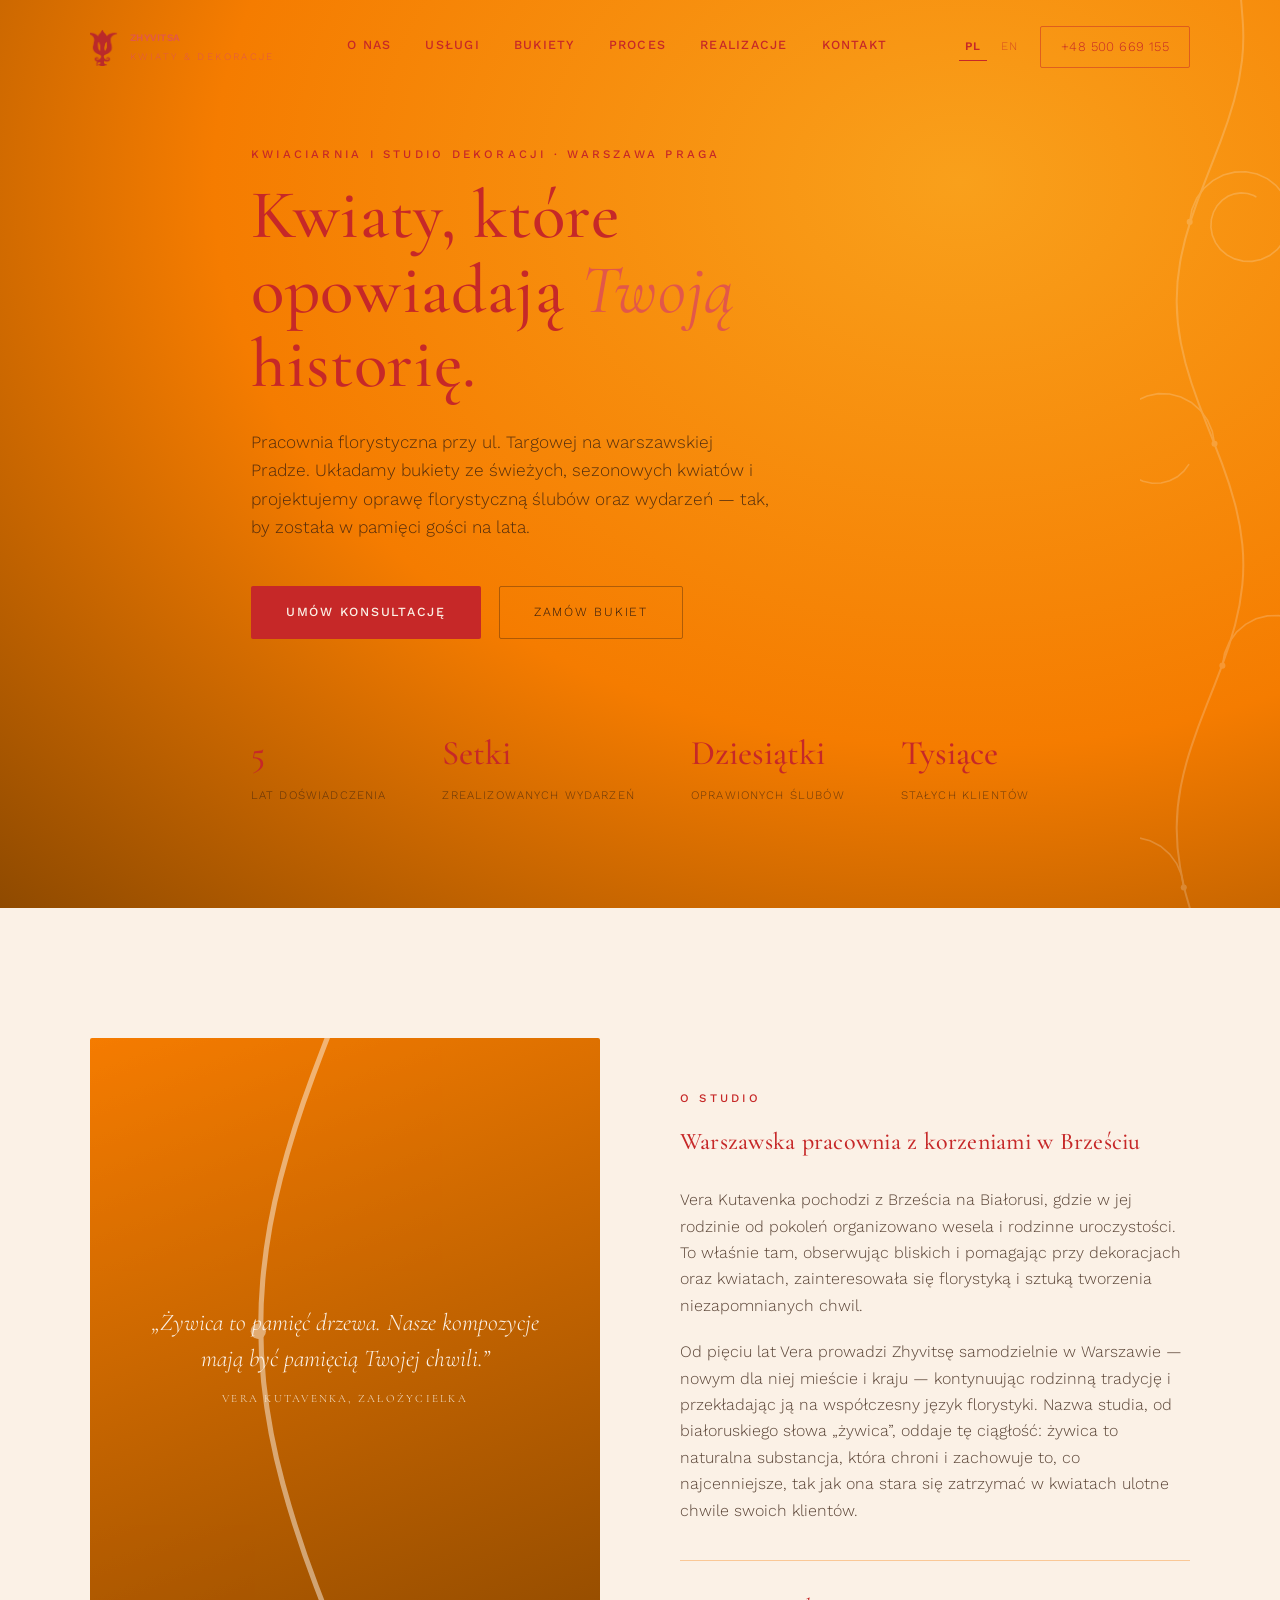
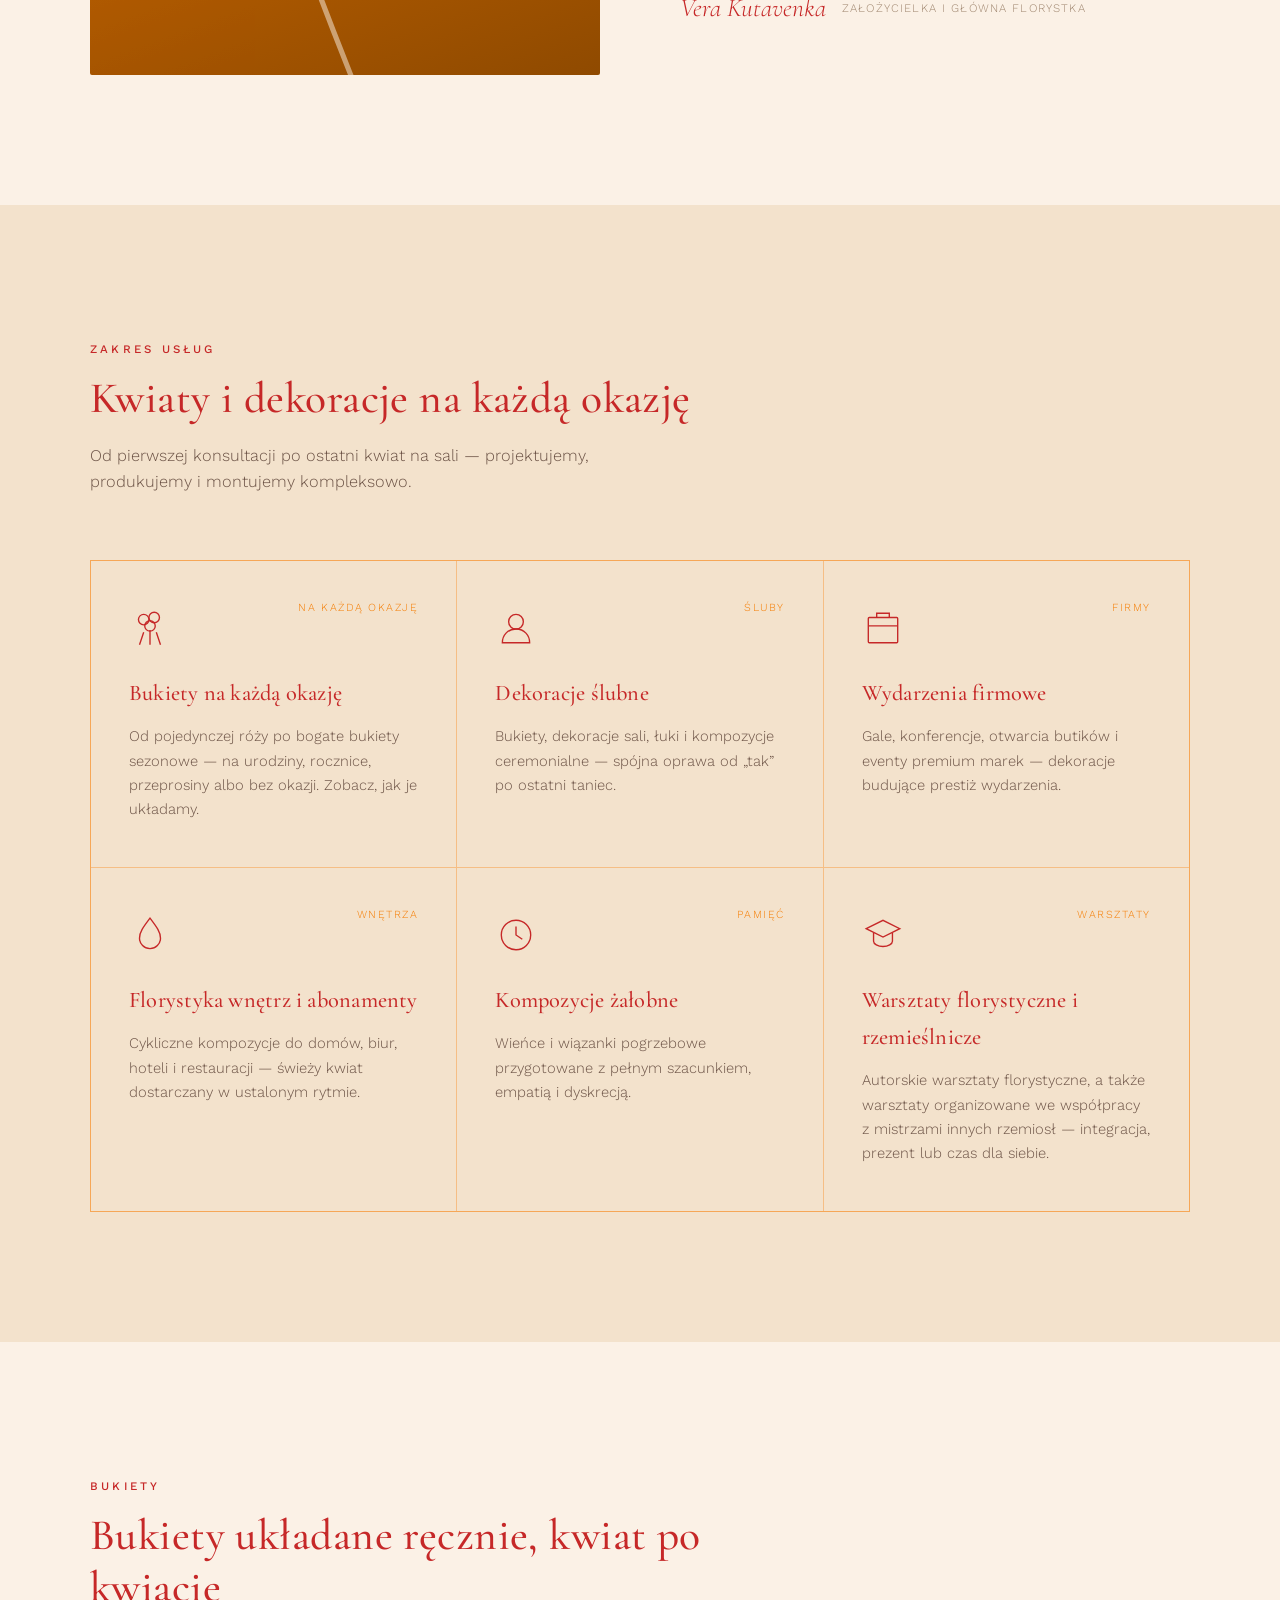
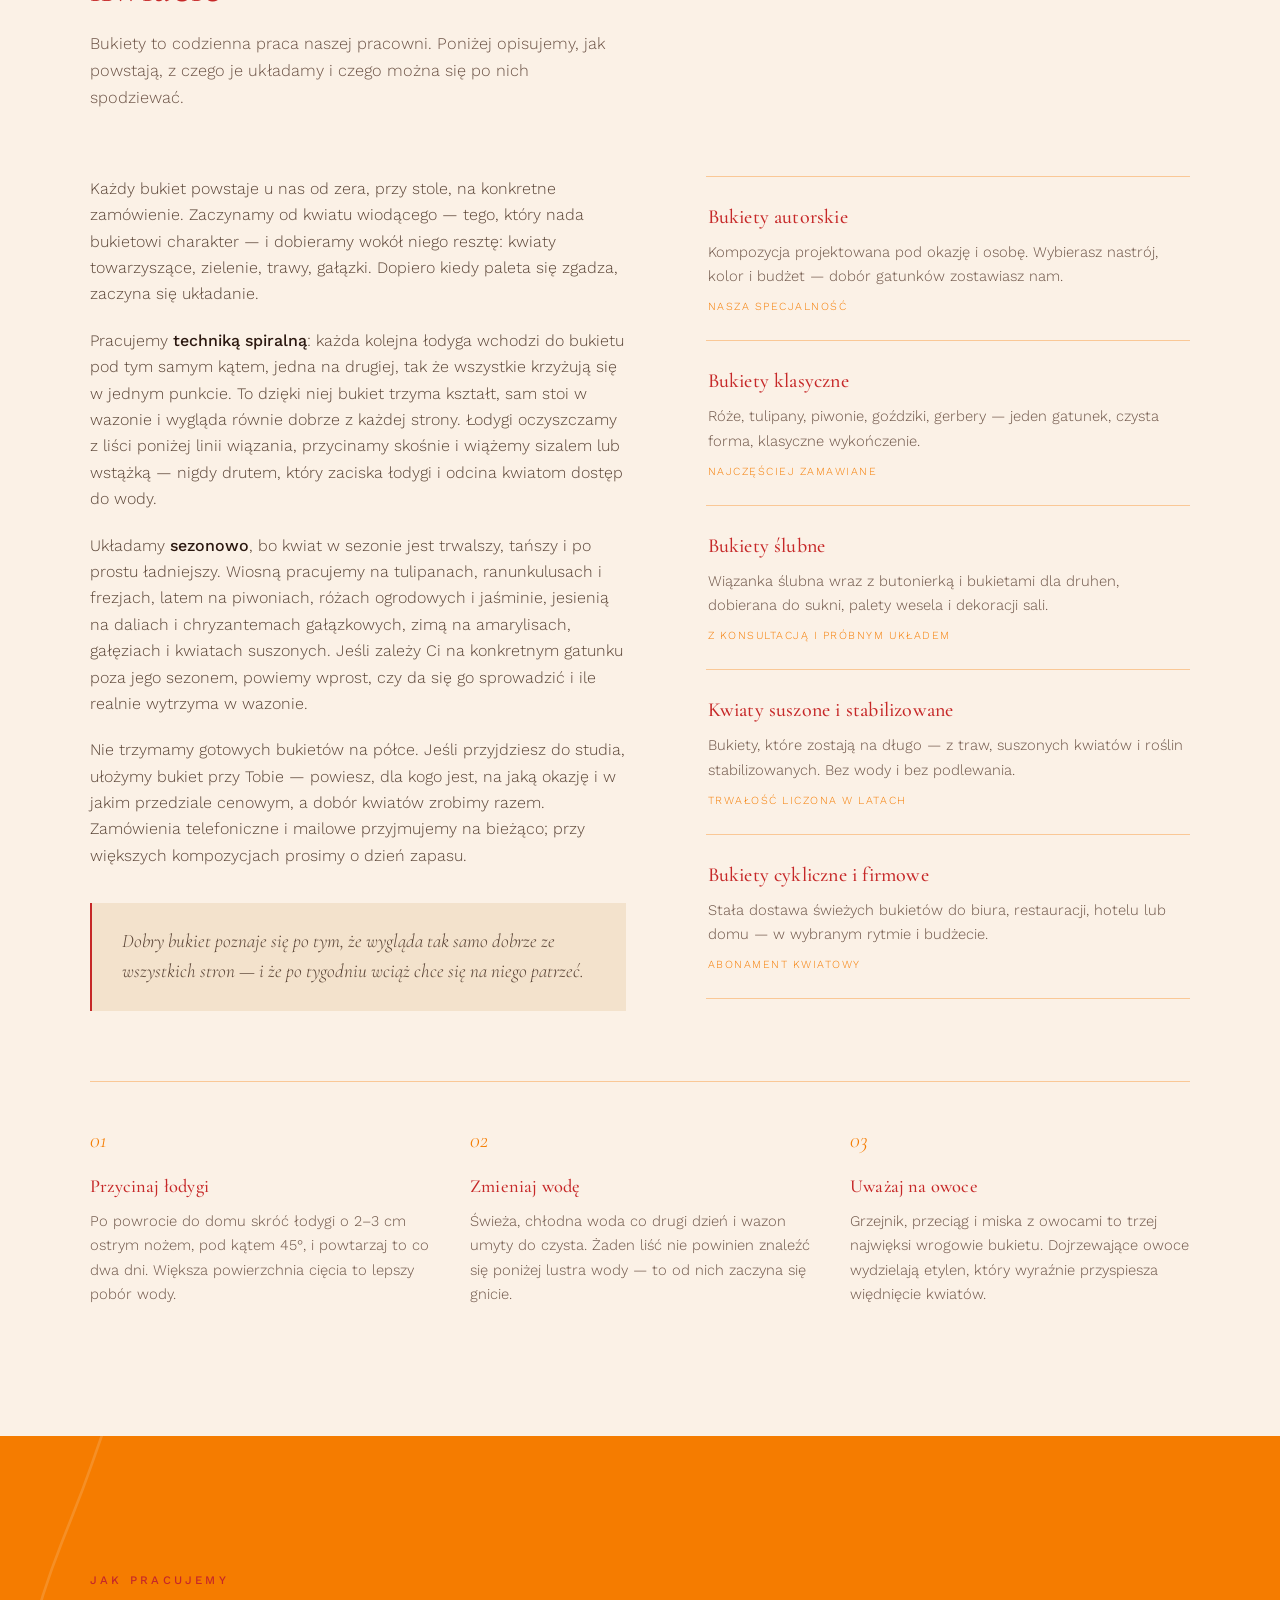
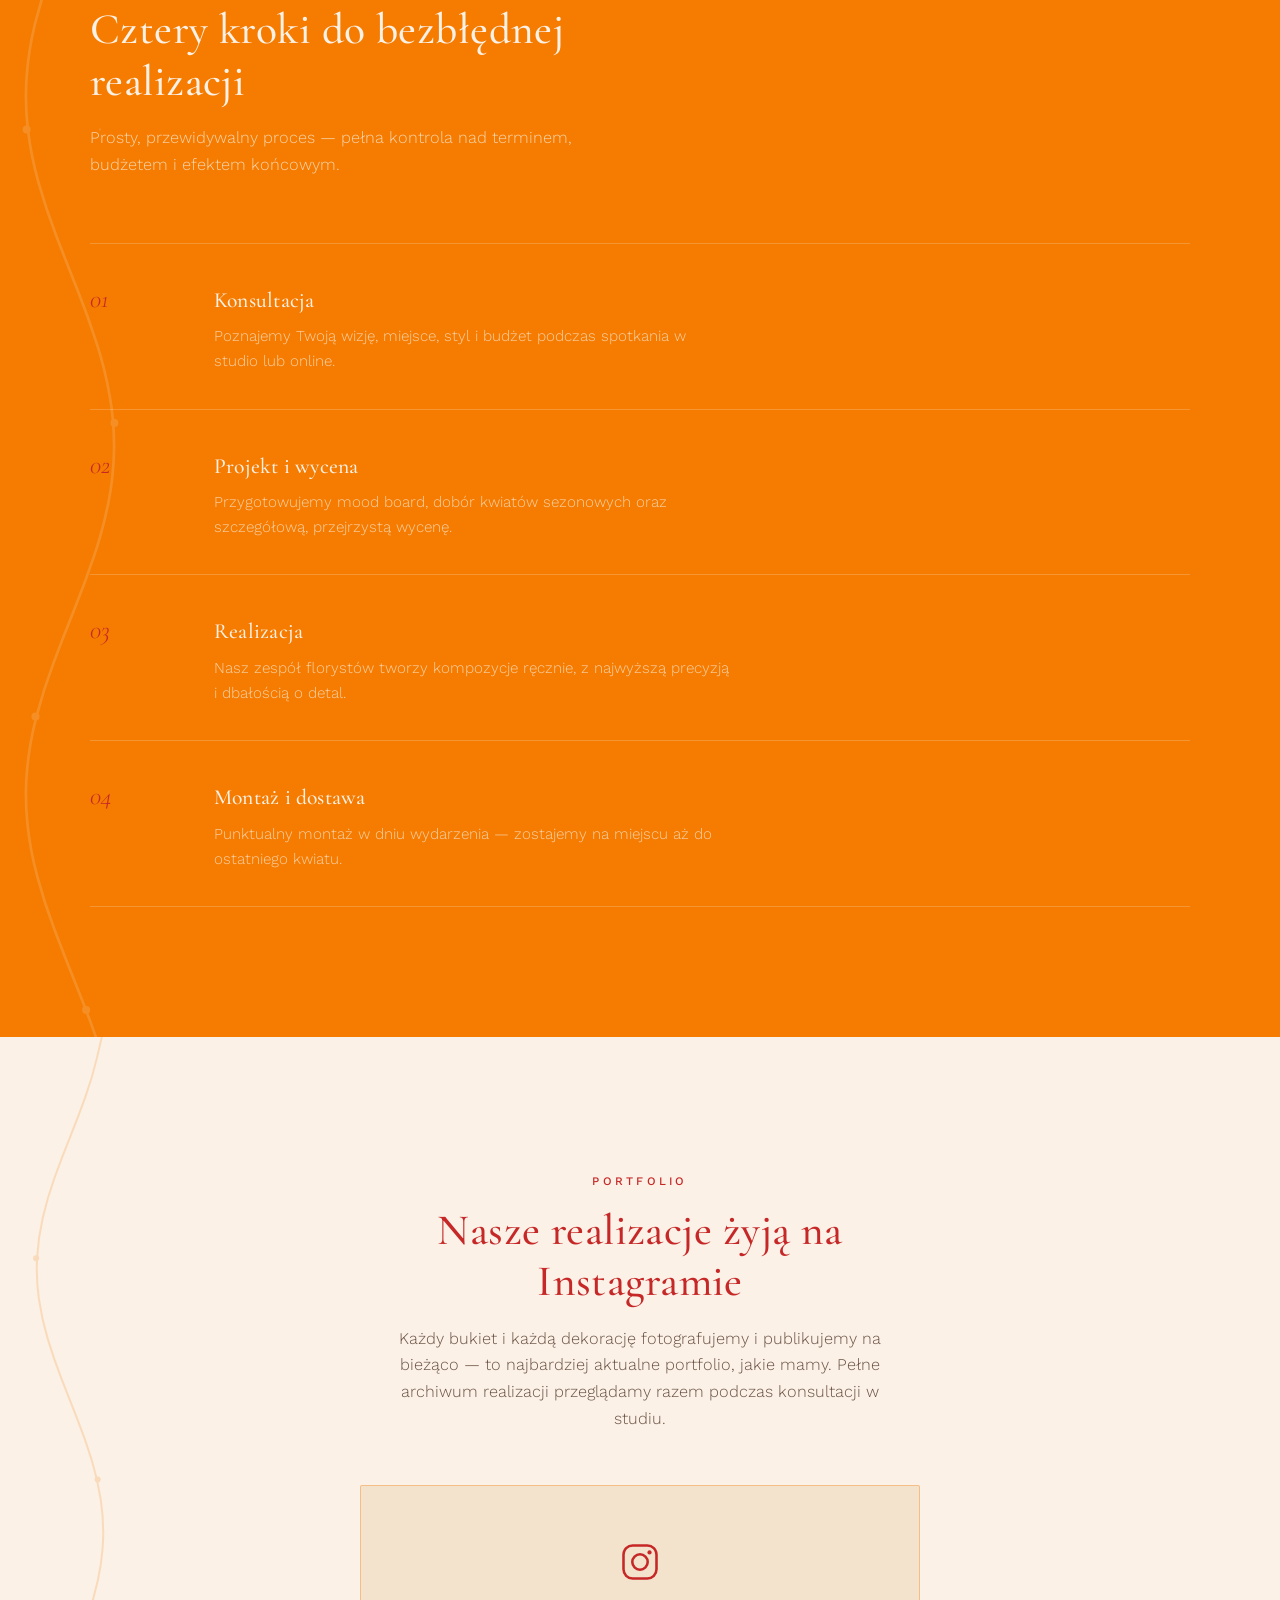
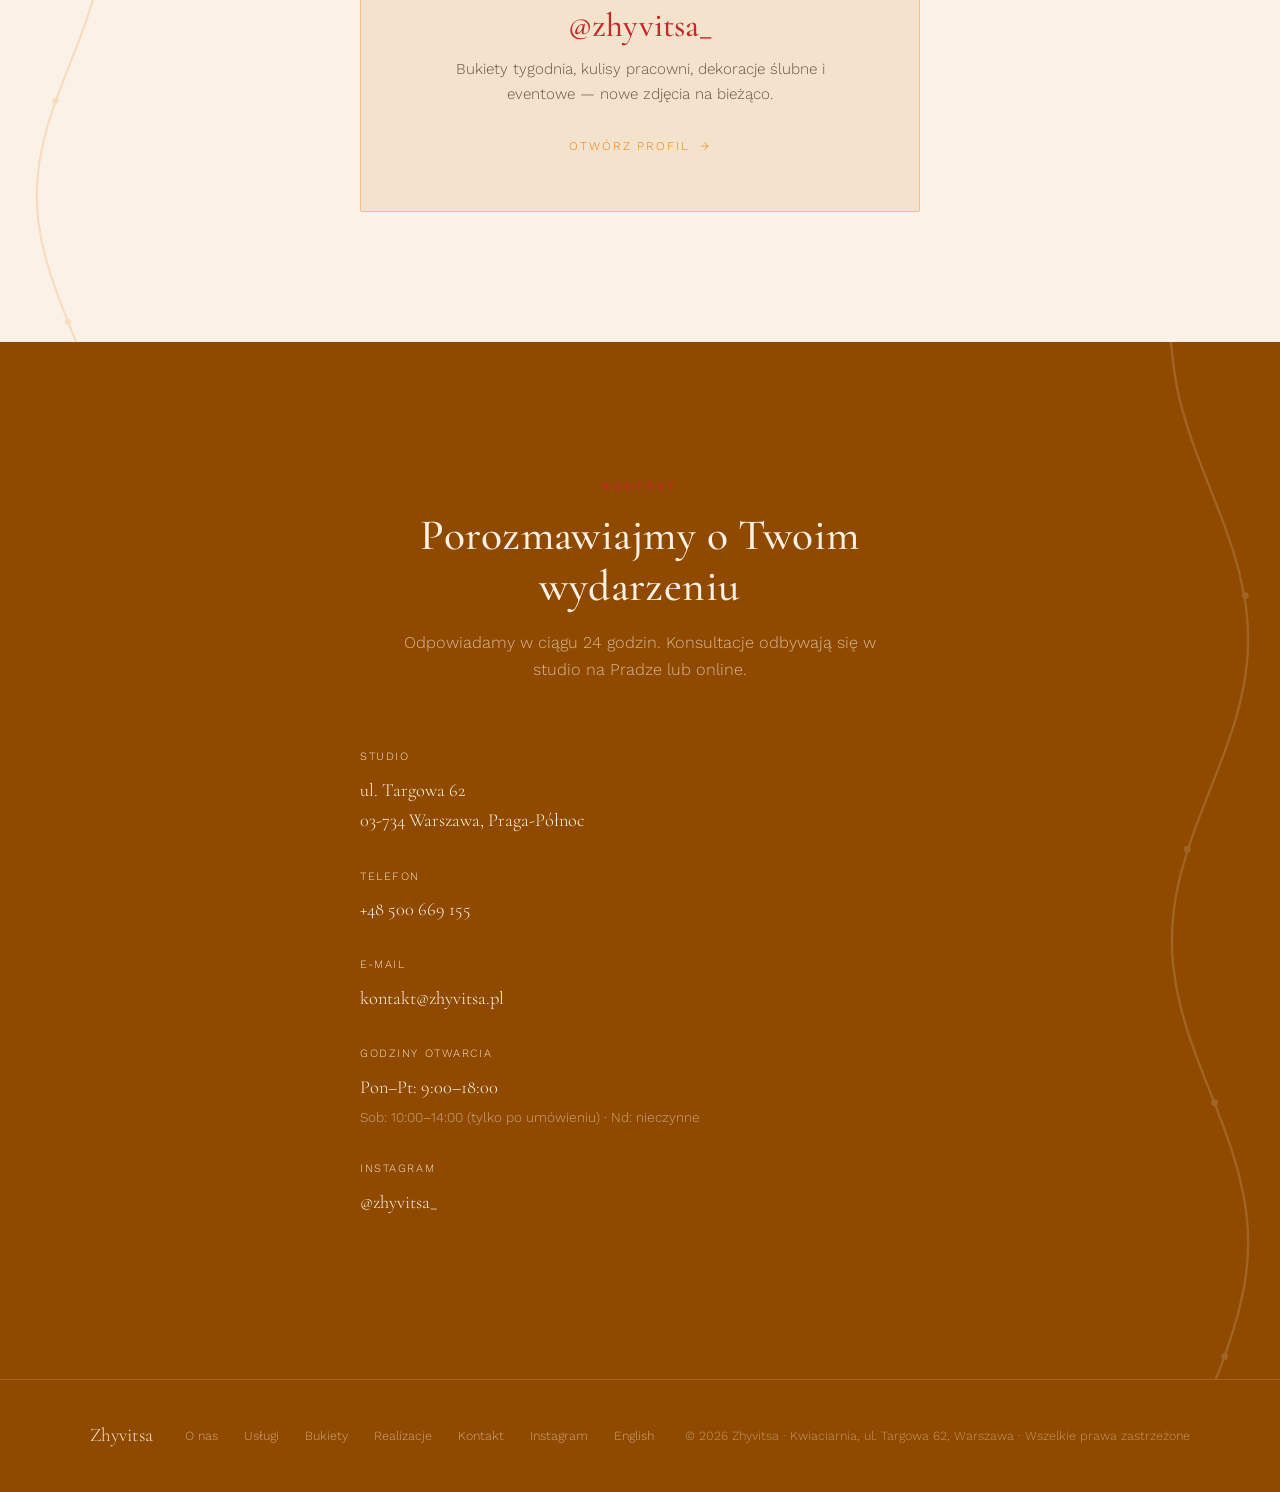
<file: index.html>
<!DOCTYPE html>
<html lang="pl">
<head>
<meta charset="UTF-8">
<meta name="viewport" content="width=device-width, initial-scale=1.0">

<!-- Primary meta -->
<title>Kwiaciarnia Warszawa Praga — Bukiety i Dekoracje | Zhyvitsa</title>
<meta name="description" content="Pracownia florystyczna Zhyvitsa na warszawskiej Pradze. Bukiety układane ręcznie ze świeżych, sezonowych kwiatów, dekoracje ślubne i eventowe. Tel. +48 500 669 155.">
<meta name="author" content="Zhyvitsa — Vera Kutavenka">
<meta name="robots" content="index, follow, max-image-preview:large, max-snippet:-1, max-video-preview:-1">
<meta name="theme-color" content="#C62828">

<!-- Canonical + language alternates -->
<link rel="canonical" href="https://zhyvitsa.pl/">
<link rel="alternate" hreflang="pl" href="https://zhyvitsa.pl/">
<link rel="alternate" hreflang="en" href="https://zhyvitsa.pl/en/">
<link rel="alternate" hreflang="x-default" href="https://zhyvitsa.pl/">

<!-- Local business signals -->
<meta name="geo.region" content="PL-MZ">
<meta name="geo.placename" content="Warszawa">
<meta name="geo.position" content="52.2527;21.0354">
<meta name="ICBM" content="52.2527, 21.0354">

<!-- Open Graph -->
<meta property="og:type" content="website">
<meta property="og:site_name" content="Zhyvitsa">
<meta property="og:locale" content="pl_PL">
<meta property="og:locale:alternate" content="en_GB">
<meta property="og:title" content="Kwiaciarnia Warszawa Praga — Bukiety i Dekoracje | Zhyvitsa">
<meta property="og:description" content="Pracownia florystyczna na warszawskiej Pradze. Bukiety układane ręcznie ze świeżych, sezonowych kwiatów, dekoracje ślubne i eventowe.">
<meta property="og:url" content="https://zhyvitsa.pl/">
<meta property="og:image" content="https://zhyvitsa.pl/assets/images/og-image.jpg">
<meta property="og:image:width" content="1200">
<meta property="og:image:height" content="630">
<meta property="og:image:alt" content="Zhyvitsa — kwiaciarnia i studio dekoracji w Warszawie">

<!-- Twitter / X -->
<meta name="twitter:card" content="summary_large_image">
<meta name="twitter:title" content="Kwiaciarnia Warszawa Praga — Bukiety i Dekoracje | Zhyvitsa">
<meta name="twitter:description" content="Pracownia florystyczna na warszawskiej Pradze. Bukiety układane ręcznie ze świeżych, sezonowych kwiatów, dekoracje ślubne i eventowe.">
<meta name="twitter:image" content="https://zhyvitsa.pl/assets/images/og-image.jpg">

<!-- Icons -->
<link rel="icon" href="assets/images/favicon.ico" sizes="any">
<link rel="icon" type="image/png" sizes="32x32" href="assets/images/favicon-32.png">
<link rel="icon" type="image/png" sizes="16x16" href="assets/images/favicon-16.png">
<link rel="icon" type="image/png" sizes="192x192" href="assets/images/favicon-192.png">
<link rel="apple-touch-icon" sizes="180x180" href="assets/images/apple-touch-icon.png">
<link rel="manifest" href="site.webmanifest">

<link rel="preconnect" href="https://fonts.googleapis.com">
<link rel="preconnect" href="https://fonts.gstatic.com" crossorigin>
<link href="https://fonts.googleapis.com/css2?family=Cormorant+Garamond:ital,wght@0,400;0,500;0,600;1,400&family=Work+Sans:wght@300;400;500;600&display=swap" rel="stylesheet">
<link rel="stylesheet" href="assets/css/style.css?v=5">

<!-- Structured data: local business + site -->
<script type="application/ld+json">
{
  "@context": "https://schema.org",
  "@graph": [
    {
      "@type": "Florist",
      "@id": "https://zhyvitsa.pl/#florist",
      "name": "Zhyvitsa",
      "alternateName": "Zhyvitsa — Kwiaciarnia i Studio Dekoracji",
      "description": "Pracownia florystyczna i studio dekoracji w Warszawie. Bukiety układane ręcznie ze świeżych, sezonowych kwiatów, dekoracje ślubne, oprawa wydarzeń firmowych, florystyka wnętrz i warsztaty florystyczne.",
      "url": "https://zhyvitsa.pl/",
      "logo": "https://zhyvitsa.pl/assets/images/favicon-512.png",
      "image": "https://zhyvitsa.pl/assets/images/og-image.jpg",
      "telephone": "+48500669155",
      "email": "kontakt@zhyvitsa.pl",
      "currenciesAccepted": "PLN",
      "priceRange": "$$",
      "knowsLanguage": ["pl", "en"],
      "address": {
        "@type": "PostalAddress",
        "streetAddress": "ul. Targowa 62",
        "addressLocality": "Warszawa",
        "addressRegion": "Mazowieckie",
        "postalCode": "03-734",
        "addressCountry": "PL"
      },
      "geo": {
        "@type": "GeoCoordinates",
        "latitude": 52.2527,
        "longitude": 21.0354
      },
      "areaServed": [
        { "@type": "City", "name": "Warszawa" },
        { "@type": "AdministrativeArea", "name": "Województwo mazowieckie" }
      ],
      "openingHoursSpecification": [
        {
          "@type": "OpeningHoursSpecification",
          "dayOfWeek": ["Monday", "Tuesday", "Wednesday", "Thursday", "Friday"],
          "opens": "09:00",
          "closes": "18:00"
        },
        {
          "@type": "OpeningHoursSpecification",
          "dayOfWeek": "Saturday",
          "opens": "10:00",
          "closes": "14:00"
        }
      ],
      "founder": {
        "@type": "Person",
        "name": "Vera Kutavenka",
        "jobTitle": "Założycielka i Główna Florystka"
      },
      "sameAs": ["https://www.instagram.com/zhyvitsa_/"],
      "hasOfferCatalog": {
        "@type": "OfferCatalog",
        "name": "Usługi florystyczne",
        "itemListElement": [
          { "@type": "Offer", "itemOffered": { "@type": "Service", "name": "Bukiety na każdą okazję", "description": "Bukiety układane ręcznie techniką spiralną, ze świeżych kwiatów sezonowych — na urodziny, rocznice, podziękowania i bez okazji." } },
          { "@type": "Offer", "itemOffered": { "@type": "Service", "name": "Bukiety i dekoracje ślubne", "description": "Wiązanka ślubna, butonierki, bukiety dla druhen, dekoracje sali i kompozycje ceremonialne." } },
          { "@type": "Offer", "itemOffered": { "@type": "Service", "name": "Dekoracje wydarzeń firmowych", "description": "Oprawa florystyczna gal, konferencji, otwarć butików i eventów marek premium." } },
          { "@type": "Offer", "itemOffered": { "@type": "Service", "name": "Florystyka wnętrz i abonamenty kwiatowe", "description": "Cykliczne kompozycje do domów, biur, hoteli i restauracji, dostarczane w ustalonym rytmie." } },
          { "@type": "Offer", "itemOffered": { "@type": "Service", "name": "Kompozycje żałobne", "description": "Wieńce i wiązanki pogrzebowe przygotowane z szacunkiem i dyskrecją." } },
          { "@type": "Offer", "itemOffered": { "@type": "Service", "name": "Warsztaty florystyczne", "description": "Autorskie warsztaty układania bukietów oraz warsztaty z mistrzami innych rzemiosł." } }
        ]
      }
    },
    {
      "@type": "WebSite",
      "@id": "https://zhyvitsa.pl/#website",
      "url": "https://zhyvitsa.pl/",
      "name": "Zhyvitsa",
      "inLanguage": "pl-PL",
      "publisher": { "@id": "https://zhyvitsa.pl/#florist" }
    }
  ]
}
</script>
</head>
<body>

<header id="siteHeader">
  <div class="wrap">
    <a href="#top" class="logo" aria-label="Zhyvitsa — strona główna">
      <span class="mark"><img src="assets/images/logo-mark.png" alt="" width="237" height="320" loading="eager"></span>
      <span><b>Zhyvitsa</b><span>Kwiaty &amp; Dekoracje</span></span>
    </a>
    <nav class="links" id="navLinks" aria-label="Nawigacja główna">
      <a href="#about">O nas</a>
      <a href="#services">Usługi</a>
      <a href="#bouquets">Bukiety</a>
      <a href="#process">Proces</a>
      <a href="#gallery">Realizacje</a>
      <a href="#contact">Kontakt</a>
    </nav>
    <div class="nav-right">
      <div class="lang-switch"><a href="./" class="active" hreflang="pl" lang="pl">PL</a><a href="en/" hreflang="en" lang="en">EN</a></div>
      <a href="tel:+48500669155" class="nav-phone">+48 500 669 155</a>
    </div>
    <button class="burger" id="burger" type="button" aria-label="Menu" aria-expanded="false" aria-controls="navLinks">
      <span></span><span></span><span></span>
    </button>
  </div>
</header>

<main>

<section class="hero" id="top">
  <div class="vine-bg" data-vine aria-hidden="true" style="right:0; opacity:.22; color:var(--cream); --vine-leaf:var(--cream);">
    <!-- populated at runtime by VineGeometry.render() -->
  </div>
  <div class="wrap">
    <div class="hero-inner">
      <span class="eyebrow">Kwiaciarnia i studio dekoracji · Warszawa Praga</span>
      <h1>Kwiaty, które<br>opowiadają <em>Twoją</em><br>historię.</h1>
      <p class="lead">Pracownia florystyczna przy ul. Targowej na warszawskiej Pradze. Układamy bukiety ze świeżych, sezonowych kwiatów i projektujemy oprawę florystyczną ślubów oraz wydarzeń — tak, by została w pamięci gości na lata.</p>
      <div class="cta-row">
        <a href="#contact" class="btn btn-primary">Umów konsultację</a>
        <a href="#bouquets" class="btn btn-ghost">Zamów bukiet</a>
      </div>
    </div>
    <div class="hero-stats">
      <div class="stat"><b>5</b><span>lat doświadczenia</span></div>
      <div class="stat"><b>Setki</b><span>zrealizowanych wydarzeń</span></div>
      <div class="stat"><b>Dziesiątki</b><span>oprawionych ślubów</span></div>
      <div class="stat"><b>Tysiące</b><span>stałych klientów</span></div>
    </div>
  </div>
</section>

<section class="about section-pad" id="about">
  <div class="wrap about-grid">
    <div class="about-visual reveal">
      <div class="vine-bg" data-vine aria-hidden="true" style="opacity:.5; color:var(--cream); --vine-leaf:var(--cream);">
        <!-- populated at runtime by VineGeometry.render() -->
      </div>
      <div class="frame-text">„Żywica to pamięć drzewa. Nasze kompozycje mają być pamięcią Twojej chwili.”<span>Vera Kutavenka, Założycielka</span></div>
    </div>
    <div class="about-copy">
      <span class="eyebrow reveal">O studio</span>
      <h2 class="reveal">Warszawska pracownia z korzeniami w Brześciu</h2>
      <p class="reveal">Vera Kutavenka pochodzi z Brześcia na Białorusi, gdzie w jej rodzinie od pokoleń organizowano wesela i rodzinne uroczystości. To właśnie tam, obserwując bliskich i pomagając przy dekoracjach oraz kwiatach, zainteresowała się florystyką i sztuką tworzenia niezapomnianych chwil.</p>
      <p class="reveal">Od pięciu lat Vera prowadzi Zhyvitsę samodzielnie w Warszawie — nowym dla niej mieście i kraju — kontynuując rodzinną tradycję i przekładając ją na współczesny język florystyki. Nazwa studia, od białoruskiego słowa „żywica”, oddaje tę ciągłość: żywica to naturalna substancja, która chroni i zachowuje to, co najcenniejsze, tak jak ona stara się zatrzymać w kwiatach ulotne chwile swoich klientów.</p>
      <div class="signature-line reveal">
        <span class="sig-mark">Vera Kutavenka</span>
        <span class="sig-role">Założycielka i Główna Florystka</span>
      </div>
    </div>
  </div>
</section>

<section class="services section-pad" id="services">
  <div class="wrap">
    <div class="section-head reveal">
      <span class="eyebrow">Zakres usług</span>
      <h2>Kwiaty i dekoracje na każdą okazję</h2>
      <p>Od pierwszej konsultacji po ostatni kwiat na sali — projektujemy, produkujemy i montujemy kompleksowo.</p>
    </div>
    <div class="service-grid">

      <div class="service-card reveal">
        <span class="tag">Na każdą okazję</span>
        <div class="icon"><svg viewBox="0 0 40 40" fill="none" stroke="currentColor" stroke-width="1.3" aria-hidden="true"><circle cx="14" cy="12" r="5"/><circle cx="24" cy="10" r="5"/><circle cx="20" cy="18" r="5"/><path d="M20 22v14M14 24l-4 12M26 24l4 12"/></svg></div>
        <h3>Bukiety na każdą okazję</h3>
        <p>Od pojedynczej róży po bogate bukiety sezonowe — na urodziny, rocznice, przeprosiny albo bez okazji. <a href="#bouquets">Zobacz, jak je układamy</a>.</p>
      </div>

      <div class="service-card reveal">
        <span class="tag">Śluby</span>
        <div class="icon"><svg viewBox="0 0 40 40" fill="none" stroke="currentColor" stroke-width="1.3" aria-hidden="true"><circle cx="20" cy="14" r="7"/><path d="M20 21c-8 0-13 6-13 13h26c0-7-5-13-13-13z"/></svg></div>
        <h3>Dekoracje ślubne</h3>
        <p>Bukiety, dekoracje sali, łuki i kompozycje ceremonialne — spójna oprawa od „tak” po ostatni taniec.</p>
      </div>

      <div class="service-card reveal">
        <span class="tag">Firmy</span>
        <div class="icon"><svg viewBox="0 0 40 40" fill="none" stroke="currentColor" stroke-width="1.3" aria-hidden="true"><rect x="6" y="10" width="28" height="24" rx="1"/><path d="M6 18h28M14 10V6h12v4"/></svg></div>
        <h3>Wydarzenia firmowe</h3>
        <p>Gale, konferencje, otwarcia butików i eventy premium marek — dekoracje budujące prestiż wydarzenia.</p>
      </div>

      <div class="service-card reveal">
        <span class="tag">Wnętrza</span>
        <div class="icon"><svg viewBox="0 0 40 40" fill="none" stroke="currentColor" stroke-width="1.3" aria-hidden="true"><path d="M20 4c6 8 10 13 10 19a10 10 0 0 1-20 0c0-6 4-11 10-19z"/></svg></div>
        <h3>Florystyka wnętrz i abonamenty</h3>
        <p>Cykliczne kompozycje do domów, biur, hoteli i restauracji — świeży kwiat dostarczany w ustalonym rytmie.</p>
      </div>

      <div class="service-card reveal">
        <span class="tag">Pamięć</span>
        <div class="icon"><svg viewBox="0 0 40 40" fill="none" stroke="currentColor" stroke-width="1.3" aria-hidden="true"><circle cx="20" cy="20" r="14"/><path d="M20 12v8l6 4"/></svg></div>
        <h3>Kompozycje żałobne</h3>
        <p>Wieńce i wiązanki pogrzebowe przygotowane z pełnym szacunkiem, empatią i dyskrecją.</p>
      </div>

      <div class="service-card reveal">
        <span class="tag">Warsztaty</span>
        <div class="icon"><svg viewBox="0 0 40 40" fill="none" stroke="currentColor" stroke-width="1.3" aria-hidden="true"><path d="M4 14l16-8 16 8-16 8-16-8z"/><path d="M11 18v8c0 2.5 4 5 9 5s9-2.5 9-5v-8"/></svg></div>
        <h3>Warsztaty florystyczne i rzemieślnicze</h3>
        <p>Autorskie warsztaty florystyczne, a także warsztaty organizowane we współpracy z mistrzami innych rzemiosł — integracja, prezent lub czas dla siebie.</p>
      </div>

    </div>
  </div>
</section>

<section class="bouquets section-pad" id="bouquets">
  <div class="wrap">
    <div class="section-head reveal">
      <span class="eyebrow">Bukiety</span>
      <h2>Bukiety układane ręcznie, kwiat po kwiacie</h2>
      <p>Bukiety to codzienna praca naszej pracowni. Poniżej opisujemy, jak powstają, z czego je układamy i czego można się po nich spodziewać.</p>
    </div>

    <div class="bouquet-grid">
      <div class="bouquet-copy reveal">
        <p>Każdy bukiet powstaje u nas od zera, przy stole, na konkretne zamówienie. Zaczynamy od kwiatu wiodącego — tego, który nada bukietowi charakter — i dobieramy wokół niego resztę: kwiaty towarzyszące, zielenie, trawy, gałązki. Dopiero kiedy paleta się zgadza, zaczyna się układanie.</p>

        <p>Pracujemy <strong>techniką spiralną</strong>: każda kolejna łodyga wchodzi do bukietu pod tym samym kątem, jedna na drugiej, tak że wszystkie krzyżują się w jednym punkcie. To dzięki niej bukiet trzyma kształt, sam stoi w wazonie i wygląda równie dobrze z każdej strony. Łodygi oczyszczamy z liści poniżej linii wiązania, przycinamy skośnie i wiążemy sizalem lub wstążką — nigdy drutem, który zaciska łodygi i odcina kwiatom dostęp do wody.</p>

        <p>Układamy <strong>sezonowo</strong>, bo kwiat w sezonie jest trwalszy, tańszy i po prostu ładniejszy. Wiosną pracujemy na tulipanach, ranunkulusach i frezjach, latem na piwoniach, różach ogrodowych i jaśminie, jesienią na daliach i chryzantemach gałązkowych, zimą na amarylisach, gałęziach i kwiatach suszonych. Jeśli zależy Ci na konkretnym gatunku poza jego sezonem, powiemy wprost, czy da się go sprowadzić i ile realnie wytrzyma w wazonie.</p>

        <p>Nie trzymamy gotowych bukietów na półce. Jeśli przyjdziesz do studia, ułożymy bukiet przy Tobie — powiesz, dla kogo jest, na jaką okazję i w jakim przedziale cenowym, a dobór kwiatów zrobimy razem. Zamówienia telefoniczne i mailowe przyjmujemy na bieżąco; przy większych kompozycjach prosimy o dzień zapasu.</p>

        <div class="bouquet-note">Dobry bukiet poznaje się po tym, że wygląda tak samo dobrze ze wszystkich stron — i że po tygodniu wciąż chce się na niego patrzeć.</div>
      </div>

      <div class="bouquet-list reveal">
        <div class="bouquet-item">
          <h3>Bukiety autorskie</h3>
          <p>Kompozycja projektowana pod okazję i osobę. Wybierasz nastrój, kolor i budżet — dobór gatunków zostawiasz nam.</p>
          <span class="meta">Nasza specjalność</span>
        </div>
        <div class="bouquet-item">
          <h3>Bukiety klasyczne</h3>
          <p>Róże, tulipany, piwonie, goździki, gerbery — jeden gatunek, czysta forma, klasyczne wykończenie.</p>
          <span class="meta">Najczęściej zamawiane</span>
        </div>
        <div class="bouquet-item">
          <h3>Bukiety ślubne</h3>
          <p>Wiązanka ślubna wraz z butonierką i bukietami dla druhen, dobierana do sukni, palety wesela i dekoracji sali.</p>
          <span class="meta">Z konsultacją i próbnym układem</span>
        </div>
        <div class="bouquet-item">
          <h3>Kwiaty suszone i stabilizowane</h3>
          <p>Bukiety, które zostają na długo — z traw, suszonych kwiatów i roślin stabilizowanych. Bez wody i bez podlewania.</p>
          <span class="meta">Trwałość liczona w latach</span>
        </div>
        <div class="bouquet-item">
          <h3>Bukiety cykliczne i firmowe</h3>
          <p>Stała dostawa świeżych bukietów do biura, restauracji, hotelu lub domu — w wybranym rytmie i budżecie.</p>
          <span class="meta">Abonament kwiatowy</span>
        </div>
      </div>
    </div>

    <div class="bouquet-care reveal">
      <div>
        <span class="care-num">01</span>
        <h3>Przycinaj łodygi</h3>
        <p>Po powrocie do domu skróć łodygi o 2–3 cm ostrym nożem, pod kątem 45°, i powtarzaj to co dwa dni. Większa powierzchnia cięcia to lepszy pobór wody.</p>
      </div>
      <div>
        <span class="care-num">02</span>
        <h3>Zmieniaj wodę</h3>
        <p>Świeża, chłodna woda co drugi dzień i wazon umyty do czysta. Żaden liść nie powinien znaleźć się poniżej lustra wody — to od nich zaczyna się gnicie.</p>
      </div>
      <div>
        <span class="care-num">03</span>
        <h3>Uważaj na owoce</h3>
        <p>Grzejnik, przeciąg i miska z owocami to trzej najwięksi wrogowie bukietu. Dojrzewające owoce wydzielają etylen, który wyraźnie przyspiesza więdnięcie kwiatów.</p>
      </div>
    </div>
  </div>
</section>

<section class="process section-pad" id="process">
  <div class="vine-bg" data-vine aria-hidden="true" style="left:0; opacity:.16; color:var(--cream); --vine-leaf:var(--cream);">
    <!-- populated at runtime by VineGeometry.render() -->
  </div>
  <div class="wrap">
    <div class="section-head reveal">
      <span class="eyebrow">Jak pracujemy</span>
      <h2>Cztery kroki do bezbłędnej realizacji</h2>
      <p>Prosty, przewidywalny proces — pełna kontrola nad terminem, budżetem i efektem końcowym.</p>
    </div>
    <div class="process-list">
      <div class="process-row reveal">
        <span class="process-num">01</span>
        <div><h3>Konsultacja</h3><p>Poznajemy Twoją wizję, miejsce, styl i budżet podczas spotkania w studio lub online.</p></div>
      </div>
      <div class="process-row reveal">
        <span class="process-num">02</span>
        <div><h3>Projekt i wycena</h3><p>Przygotowujemy mood board, dobór kwiatów sezonowych oraz szczegółową, przejrzystą wycenę.</p></div>
      </div>
      <div class="process-row reveal">
        <span class="process-num">03</span>
        <div><h3>Realizacja</h3><p>Nasz zespół florystów tworzy kompozycje ręcznie, z najwyższą precyzją i dbałością o detal.</p></div>
      </div>
      <div class="process-row reveal">
        <span class="process-num">04</span>
        <div><h3>Montaż i dostawa</h3><p>Punktualny montaż w dniu wydarzenia — zostajemy na miejscu aż do ostatniego kwiatu.</p></div>
      </div>
    </div>
  </div>
</section>

<section class="gallery section-pad" id="gallery">
  <div class="vine-bg" data-vine aria-hidden="true" style="left:0; opacity:.18; color:var(--bg-secondary); --vine-leaf:var(--bg-secondary);">
    <!-- populated at runtime by VineGeometry.render() -->
  </div>
  <div class="wrap">
    <div class="section-head reveal">
      <span class="eyebrow">Portfolio</span>
      <h2>Nasze realizacje żyją na Instagramie</h2>
      <p>Każdy bukiet i każdą dekorację fotografujemy i publikujemy na bieżąco — to najbardziej aktualne portfolio, jakie mamy. Pełne archiwum realizacji przeglądamy razem podczas konsultacji w studiu.</p>
    </div>

    <div class="reveal">
      <a class="ig-card" href="https://www.instagram.com/zhyvitsa_/" target="_blank" rel="noopener">
        <span class="ig-glyph">
          <svg viewBox="0 0 24 24" fill="none" stroke="currentColor" stroke-width="1.4" aria-hidden="true">
            <rect x="3" y="3" width="18" height="18" rx="5"/>
            <circle cx="12" cy="12" r="4.2"/>
            <circle cx="17.2" cy="6.8" r="1.15" fill="currentColor" stroke="none"/>
          </svg>
        </span>
        <span class="ig-handle">@zhyvitsa_</span>
        <span class="ig-sub">Bukiety tygodnia, kulisy pracowni, dekoracje ślubne i eventowe — nowe zdjęcia na bieżąco.</span>
        <span class="ig-go">Otwórz profil <span class="arrow" aria-hidden="true">&rarr;</span></span>
      </a>
    </div>
  </div>
</section>

<section class="contact section-pad" id="contact">
  <div class="vine-bg" data-vine aria-hidden="true" style="right:0; opacity:.16; color:var(--cream); --vine-leaf:var(--cream);">
    <!-- populated at runtime by VineGeometry.render() -->
  </div>
  <div class="wrap">
    <div class="section-head reveal">
      <span class="eyebrow">Kontakt</span>
      <h2>Porozmawiajmy o Twoim wydarzeniu</h2>
      <p>Odpowiadamy w ciągu 24 godzin. Konsultacje odbywają się w studio na Pradze lub online.</p>
    </div>
    <div class="contact-grid">
      <address class="reveal">
        <div class="info-block">
          <span class="label">Studio</span>
          <span class="value">ul. Targowa 62<br>03-734 Warszawa, Praga-Północ</span>
        </div>
        <div class="info-block">
          <span class="label">Telefon</span>
          <span class="value"><a href="tel:+48500669155">+48 500 669 155</a></span>
        </div>
        <div class="info-block">
          <span class="label">E-mail</span>
          <span class="value"><a href="mailto:kontakt@zhyvitsa.pl">kontakt@zhyvitsa.pl</a></span>
        </div>
        <div class="info-block">
          <span class="label">Godziny otwarcia</span>
          <span class="value">Pon–Pt: 9:00–18:00<small>Sob: 10:00–14:00 (tylko po umówieniu) · Nd: nieczynne</small></span>
        </div>
        <div class="info-block">
          <span class="label">Instagram</span>
          <span class="value"><a href="https://www.instagram.com/zhyvitsa_/" target="_blank" rel="noopener">@zhyvitsa_</a></span>
        </div>
      </address>
    </div>
  </div>
</section>

</main>

<footer>
  <div class="wrap footer-row">
    <a href="#top" class="logo">Zhyvitsa</a>
    <nav class="footer-links" aria-label="Nawigacja w stopce">
      <a href="#about">O nas</a>
      <a href="#services">Usługi</a>
      <a href="#bouquets">Bukiety</a>
      <a href="#gallery">Realizacje</a>
      <a href="#contact">Kontakt</a>
      <a href="https://www.instagram.com/zhyvitsa_/" target="_blank" rel="noopener">Instagram</a>
      <a href="en/" hreflang="en" lang="en">English</a>
    </nav>
    <span class="fine">© 2026 Zhyvitsa · Kwiaciarnia, ul. Targowa 62, Warszawa · Wszelkie prawa zastrzeżone</span>
  </div>
</footer>

<script type="module" src="assets/js/main.js?v=5"></script>
</body>
</html>
</file>
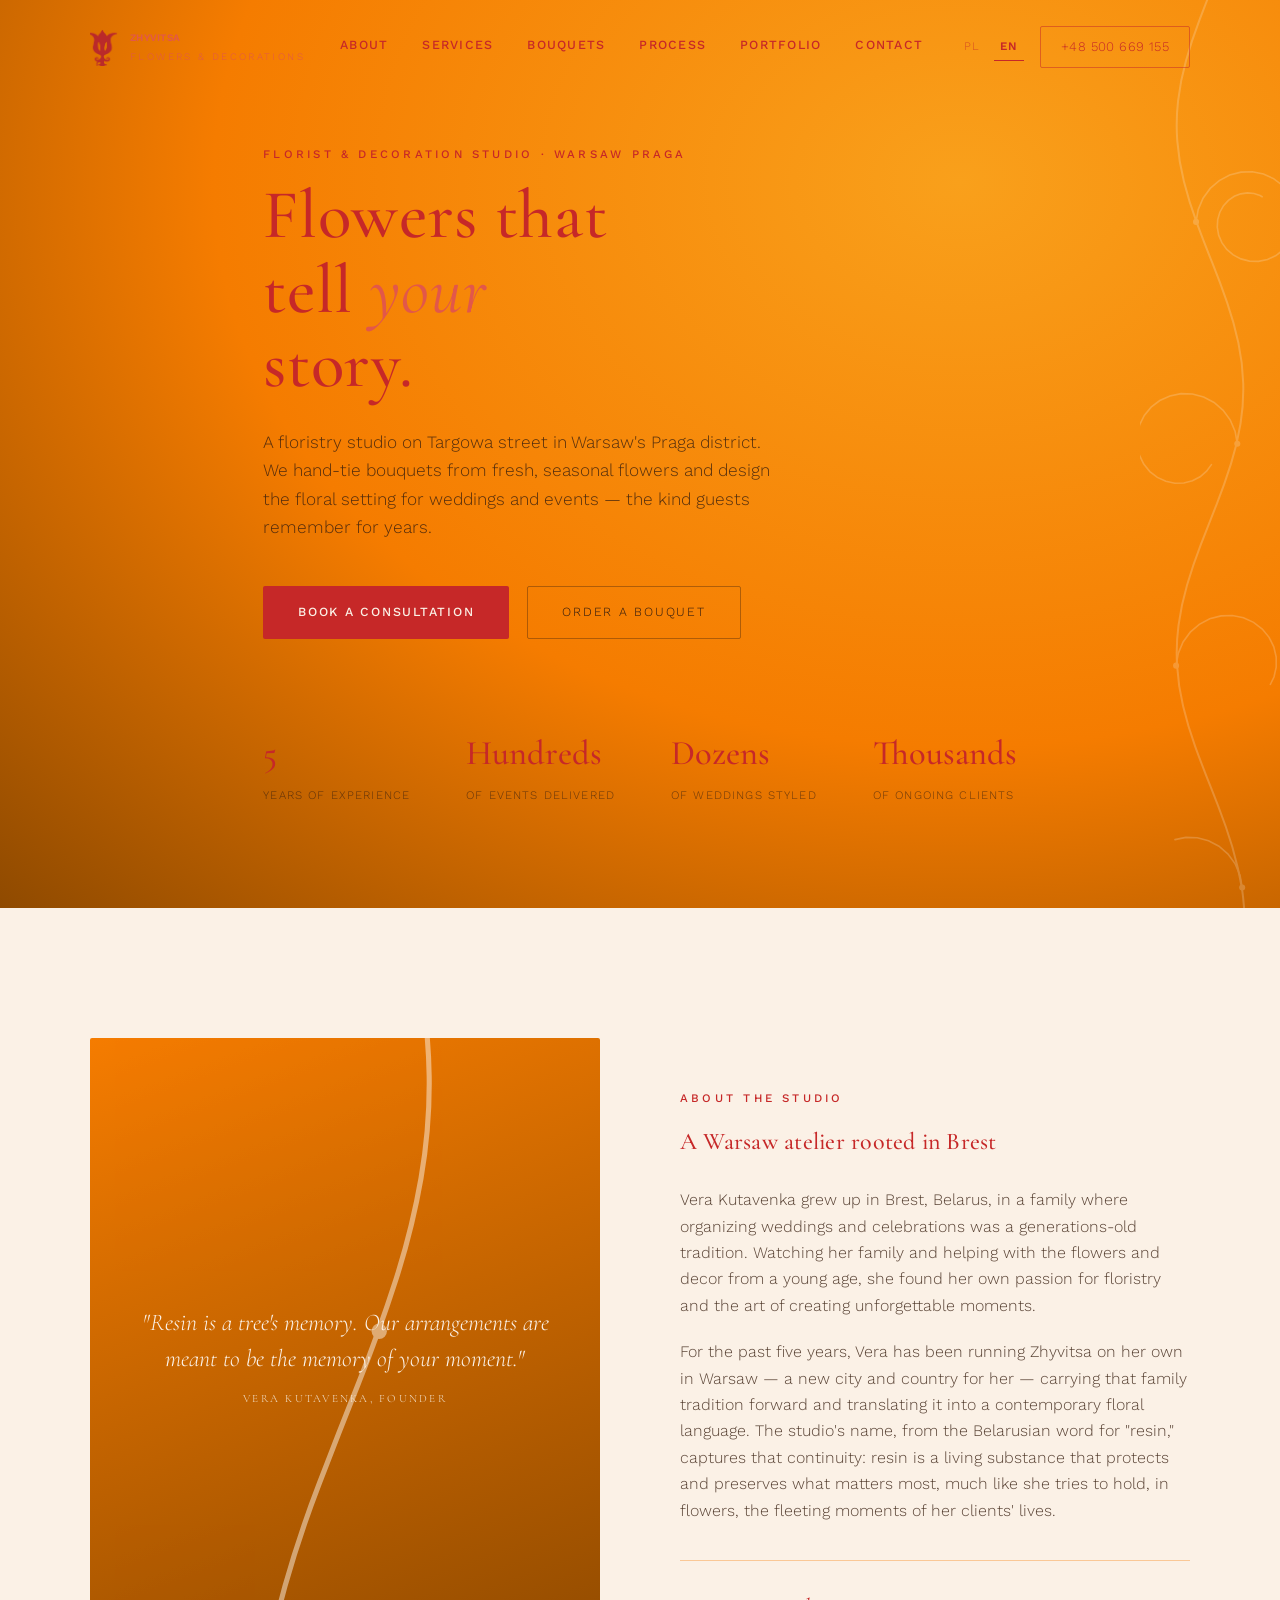
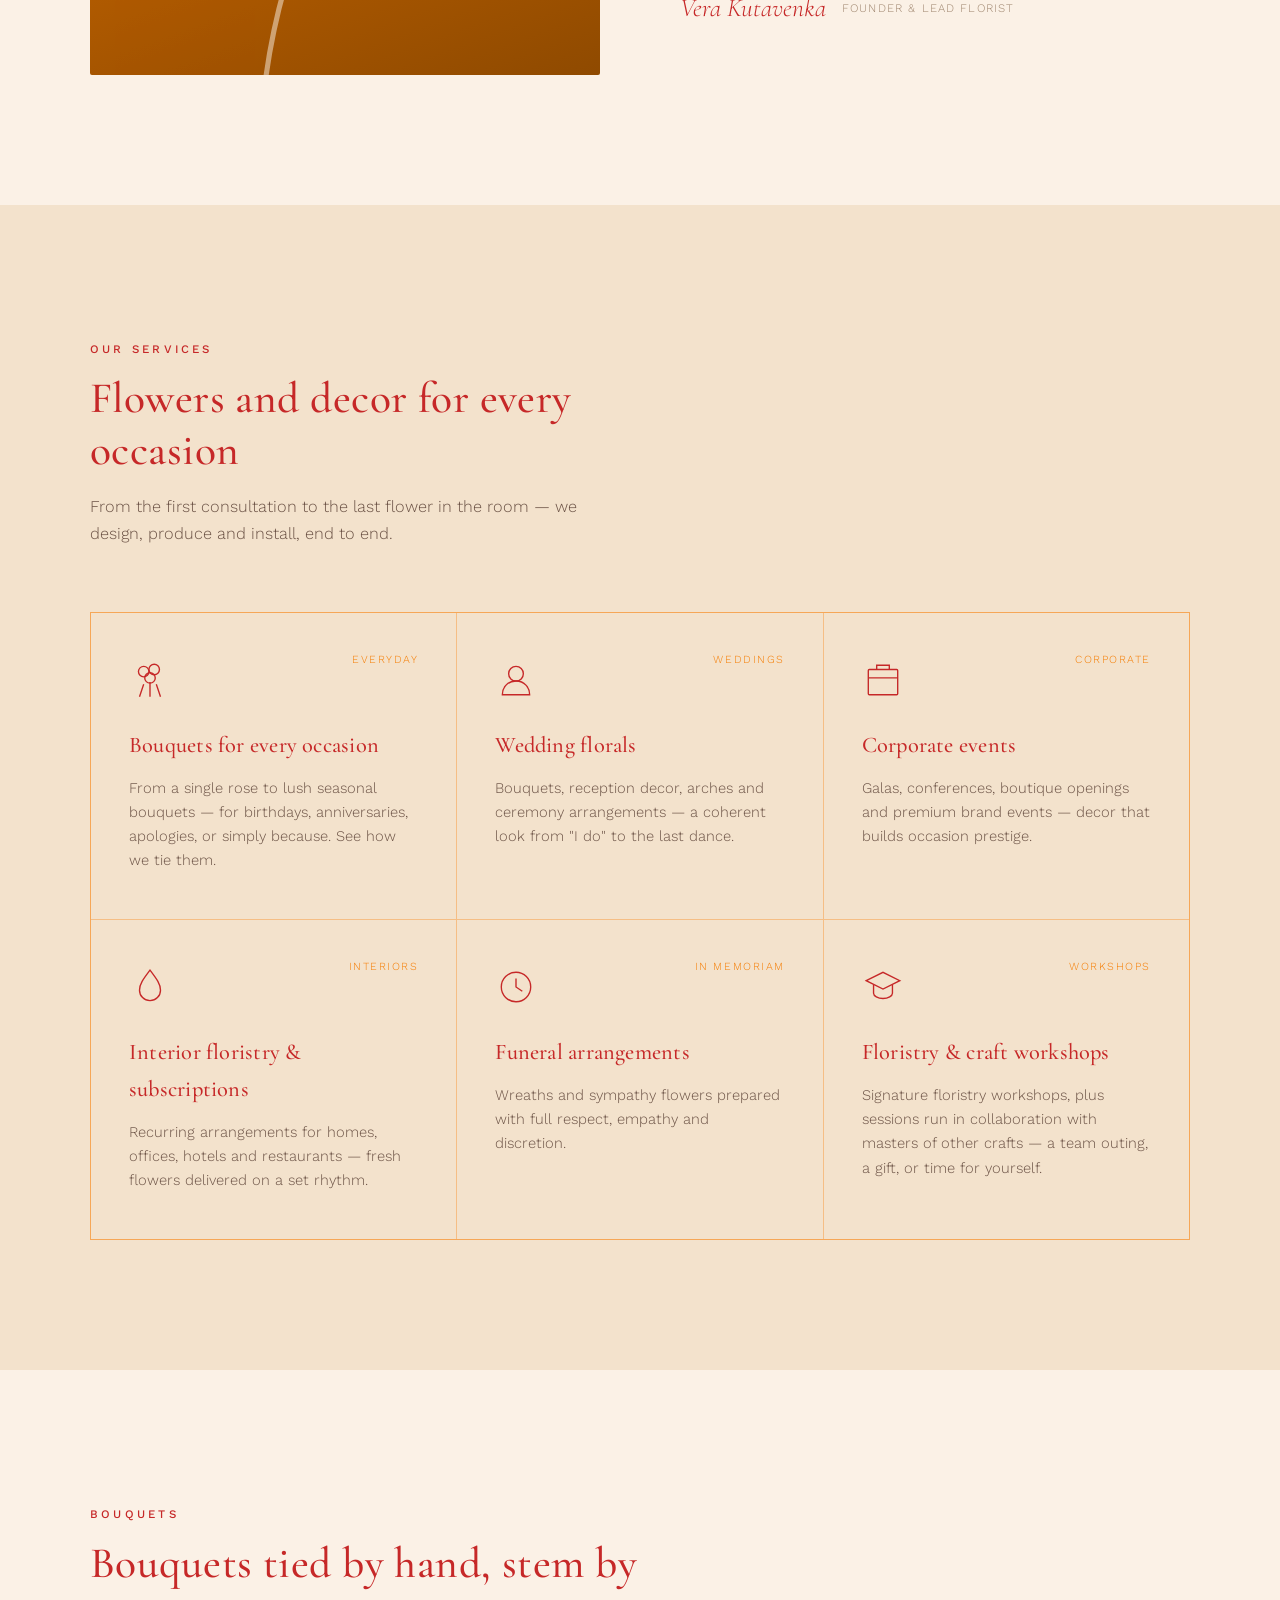
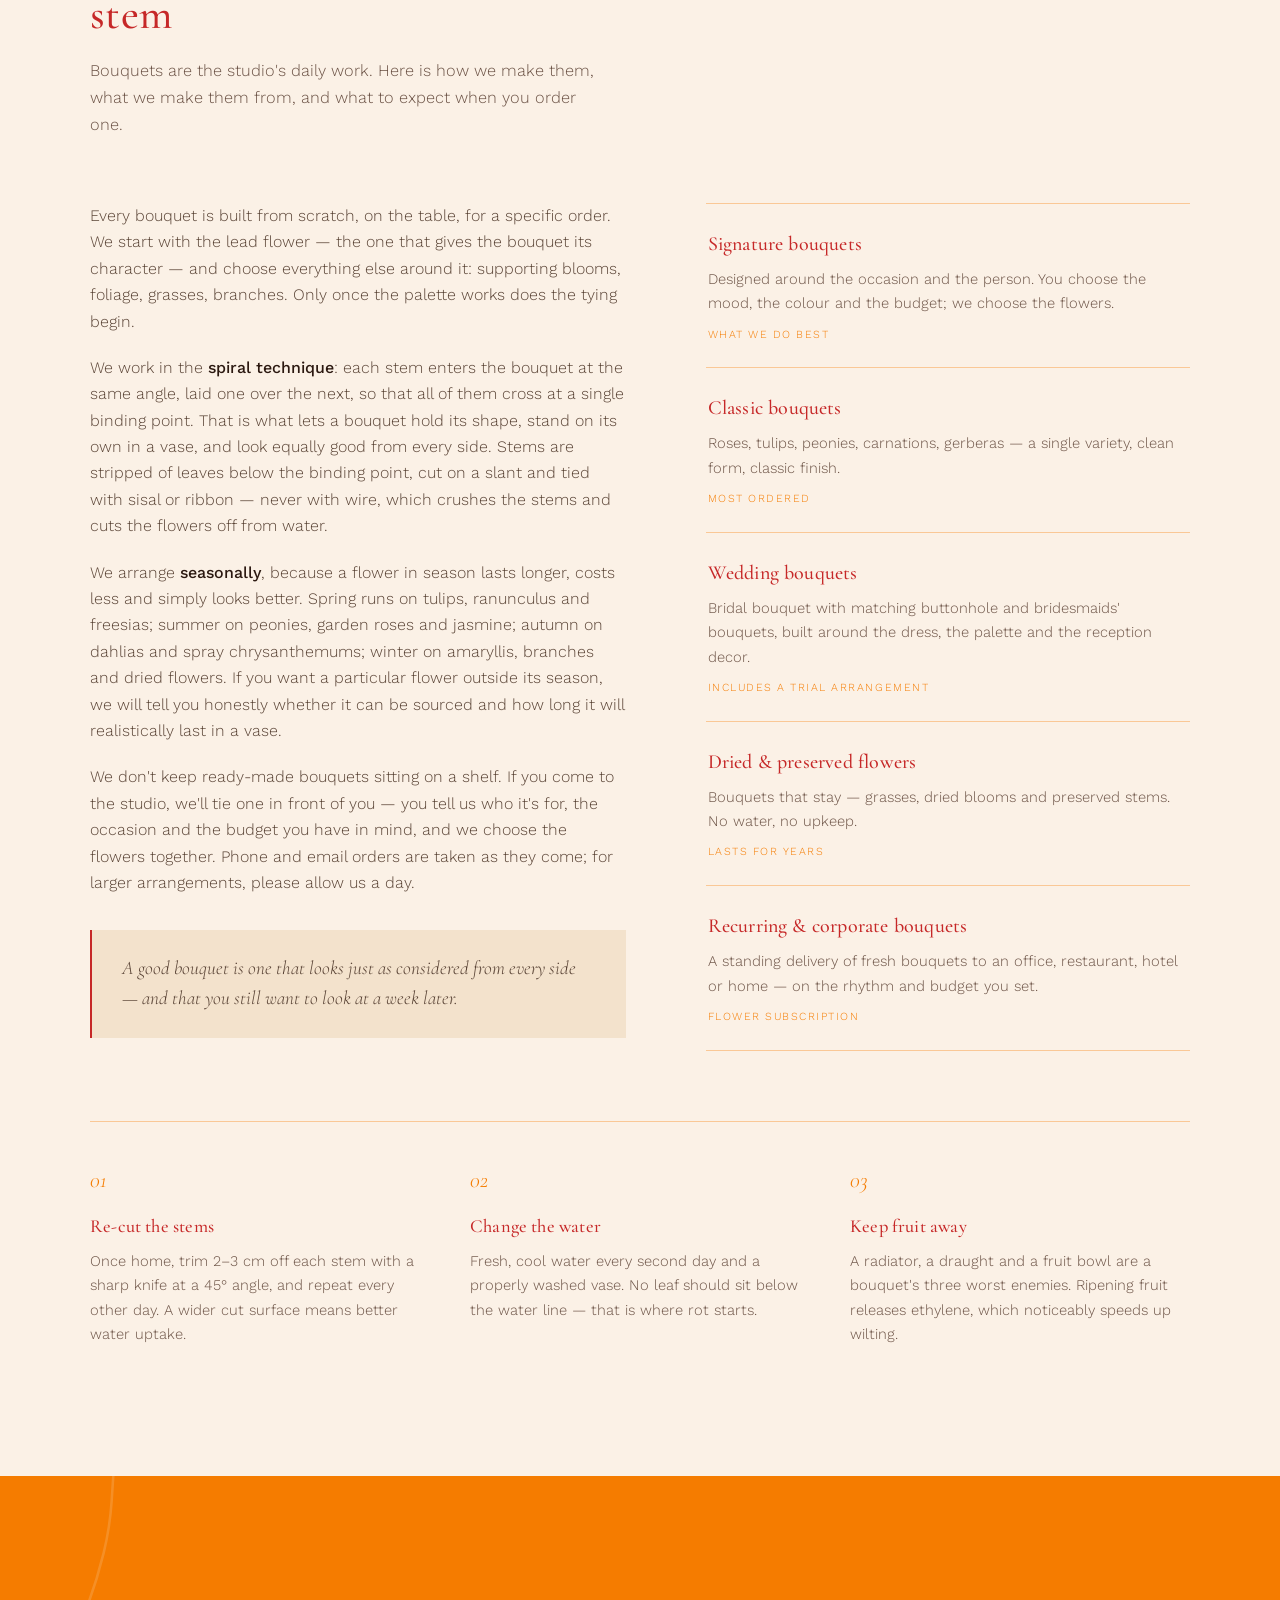
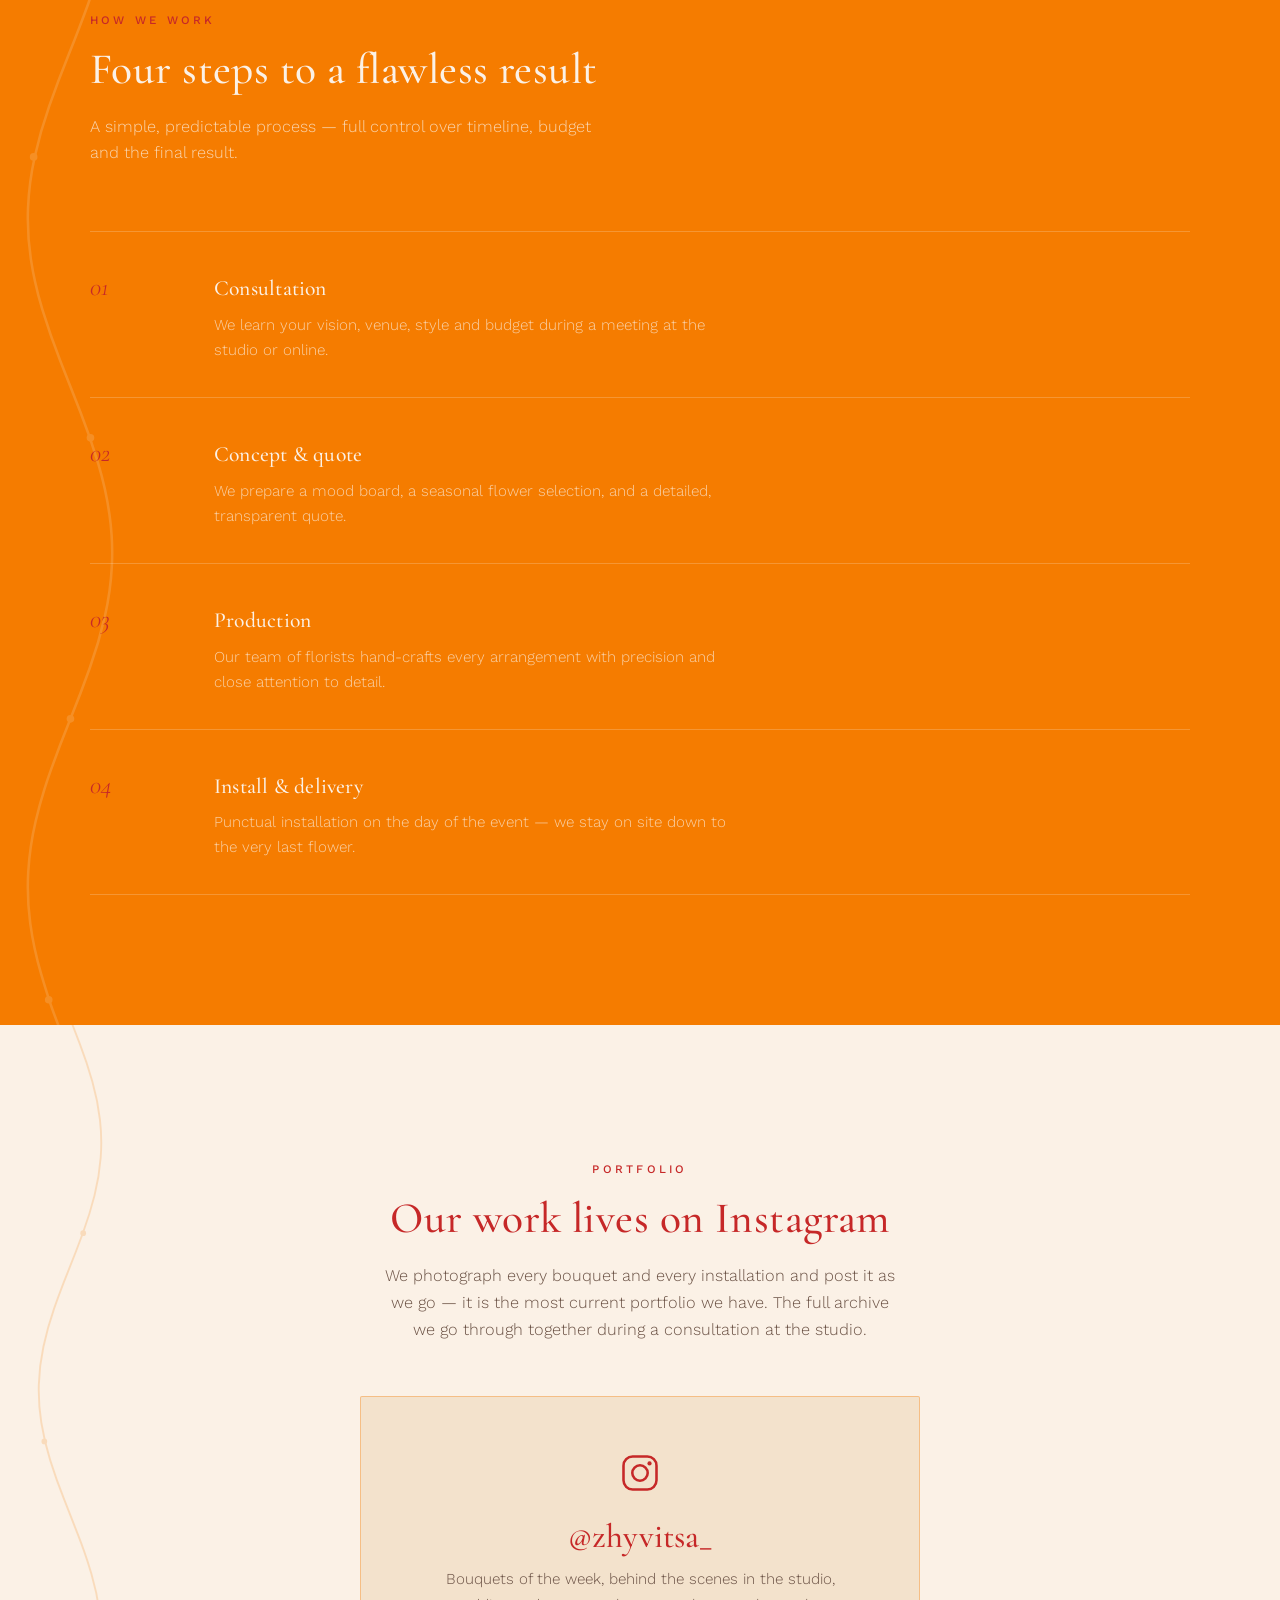
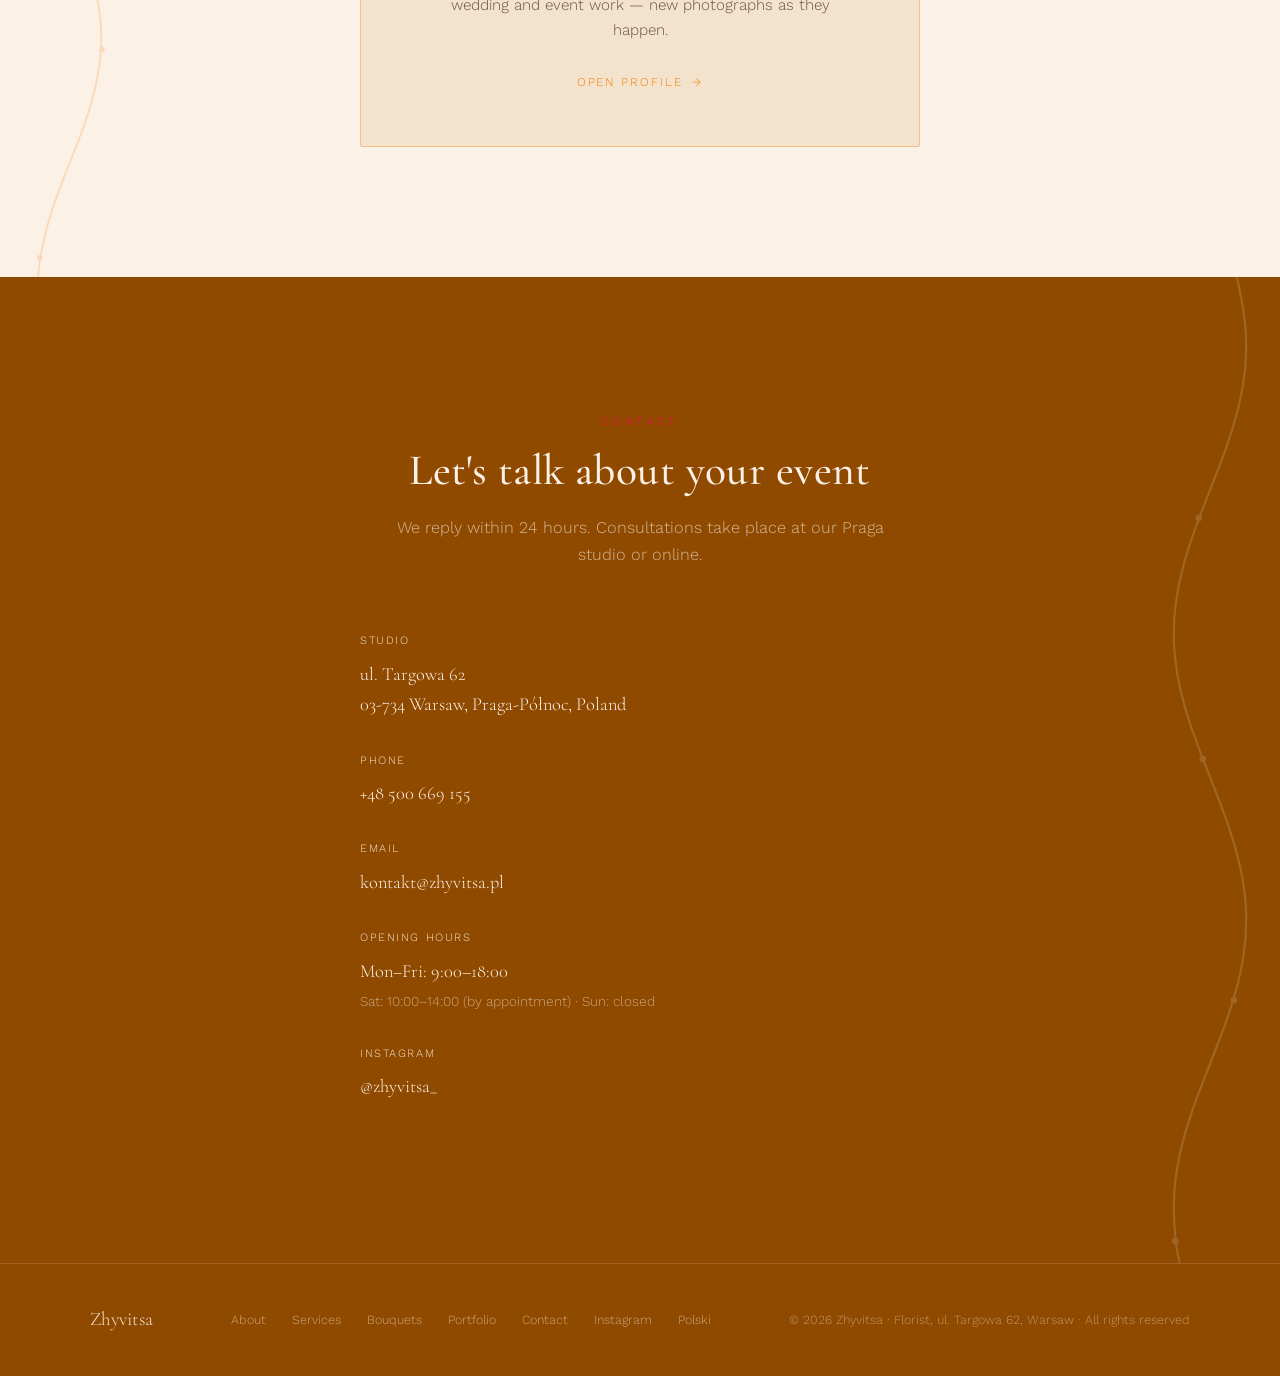
<file: en/index.html>
<!DOCTYPE html>
<html lang="en">
<head>
<meta charset="UTF-8">
<meta name="viewport" content="width=device-width, initial-scale=1.0">

<!-- Primary meta -->
<title>Florist in Warsaw — Bouquets &amp; Event Decor | Zhyvitsa</title>
<meta name="description" content="Zhyvitsa is a floristry studio in Warsaw's Praga district. Hand-tied bouquets made from fresh seasonal flowers, wedding florals and event decoration. Call +48 500 669 155.">
<meta name="author" content="Zhyvitsa — Vera Kutavenka">
<meta name="robots" content="index, follow, max-image-preview:large, max-snippet:-1, max-video-preview:-1">
<meta name="theme-color" content="#C62828">

<!-- Canonical + language alternates -->
<link rel="canonical" href="https://zhyvitsa.pl/en/">
<link rel="alternate" hreflang="pl" href="https://zhyvitsa.pl/">
<link rel="alternate" hreflang="en" href="https://zhyvitsa.pl/en/">
<link rel="alternate" hreflang="x-default" href="https://zhyvitsa.pl/">

<!-- Local business signals -->
<meta name="geo.region" content="PL-MZ">
<meta name="geo.placename" content="Warsaw">
<meta name="geo.position" content="52.2527;21.0354">
<meta name="ICBM" content="52.2527, 21.0354">

<!-- Open Graph -->
<meta property="og:type" content="website">
<meta property="og:site_name" content="Zhyvitsa">
<meta property="og:locale" content="en_GB">
<meta property="og:locale:alternate" content="pl_PL">
<meta property="og:title" content="Florist in Warsaw — Bouquets &amp; Event Decor | Zhyvitsa">
<meta property="og:description" content="A floristry studio in Warsaw's Praga district. Hand-tied bouquets from fresh seasonal flowers, wedding florals and event decoration.">
<meta property="og:url" content="https://zhyvitsa.pl/en/">
<meta property="og:image" content="https://zhyvitsa.pl/assets/images/og-image-en.jpg">
<meta property="og:image:width" content="1200">
<meta property="og:image:height" content="630">
<meta property="og:image:alt" content="Zhyvitsa — florist and event decoration studio in Warsaw">

<!-- Twitter / X -->
<meta name="twitter:card" content="summary_large_image">
<meta name="twitter:title" content="Florist in Warsaw — Bouquets &amp; Event Decor | Zhyvitsa">
<meta name="twitter:description" content="A floristry studio in Warsaw's Praga district. Hand-tied bouquets from fresh seasonal flowers, wedding florals and event decoration.">
<meta name="twitter:image" content="https://zhyvitsa.pl/assets/images/og-image-en.jpg">

<!-- Icons -->
<link rel="icon" href="../assets/images/favicon.ico" sizes="any">
<link rel="icon" type="image/png" sizes="32x32" href="../assets/images/favicon-32.png">
<link rel="icon" type="image/png" sizes="16x16" href="../assets/images/favicon-16.png">
<link rel="icon" type="image/png" sizes="192x192" href="../assets/images/favicon-192.png">
<link rel="apple-touch-icon" sizes="180x180" href="../assets/images/apple-touch-icon.png">
<link rel="manifest" href="../site.webmanifest">

<link rel="preconnect" href="https://fonts.googleapis.com">
<link rel="preconnect" href="https://fonts.gstatic.com" crossorigin>
<link href="https://fonts.googleapis.com/css2?family=Cormorant+Garamond:ital,wght@0,400;0,500;0,600;1,400&family=Work+Sans:wght@300;400;500;600&display=swap" rel="stylesheet">
<link rel="stylesheet" href="../assets/css/style.css?v=5">

<!-- Structured data: local business + site -->
<script type="application/ld+json">
{
  "@context": "https://schema.org",
  "@graph": [
    {
      "@type": "Florist",
      "@id": "https://zhyvitsa.pl/#florist",
      "name": "Zhyvitsa",
      "alternateName": "Zhyvitsa — Florist & Event Decoration Studio",
      "description": "A floristry and event decoration studio in Warsaw. Hand-tied bouquets made from fresh seasonal flowers, wedding florals, corporate event decor, interior floristry and floristry workshops.",
      "url": "https://zhyvitsa.pl/en/",
      "logo": "https://zhyvitsa.pl/assets/images/favicon-512.png",
      "image": "https://zhyvitsa.pl/assets/images/og-image-en.jpg",
      "telephone": "+48500669155",
      "email": "kontakt@zhyvitsa.pl",
      "currenciesAccepted": "PLN",
      "priceRange": "$$",
      "knowsLanguage": ["pl", "en"],
      "address": {
        "@type": "PostalAddress",
        "streetAddress": "ul. Targowa 62",
        "addressLocality": "Warsaw",
        "addressRegion": "Masovia",
        "postalCode": "03-734",
        "addressCountry": "PL"
      },
      "geo": {
        "@type": "GeoCoordinates",
        "latitude": 52.2527,
        "longitude": 21.0354
      },
      "areaServed": [
        { "@type": "City", "name": "Warsaw" },
        { "@type": "AdministrativeArea", "name": "Masovian Voivodeship" }
      ],
      "openingHoursSpecification": [
        {
          "@type": "OpeningHoursSpecification",
          "dayOfWeek": ["Monday", "Tuesday", "Wednesday", "Thursday", "Friday"],
          "opens": "09:00",
          "closes": "18:00"
        },
        {
          "@type": "OpeningHoursSpecification",
          "dayOfWeek": "Saturday",
          "opens": "10:00",
          "closes": "14:00"
        }
      ],
      "founder": {
        "@type": "Person",
        "name": "Vera Kutavenka",
        "jobTitle": "Founder & Lead Florist"
      },
      "sameAs": ["https://www.instagram.com/zhyvitsa_/"],
      "hasOfferCatalog": {
        "@type": "OfferCatalog",
        "name": "Floristry services",
        "itemListElement": [
          { "@type": "Offer", "itemOffered": { "@type": "Service", "name": "Bouquets for every occasion", "description": "Hand-tied spiral bouquets made from fresh seasonal flowers — for birthdays, anniversaries, thank-yous and no occasion at all." } },
          { "@type": "Offer", "itemOffered": { "@type": "Service", "name": "Wedding bouquets and florals", "description": "Bridal bouquet, buttonholes, bridesmaids' bouquets, reception decor and ceremony arrangements." } },
          { "@type": "Offer", "itemOffered": { "@type": "Service", "name": "Corporate event decoration", "description": "Floral styling for galas, conferences, boutique openings and premium brand events." } },
          { "@type": "Offer", "itemOffered": { "@type": "Service", "name": "Interior floristry and flower subscriptions", "description": "Recurring arrangements for homes, offices, hotels and restaurants, delivered on a set rhythm." } },
          { "@type": "Offer", "itemOffered": { "@type": "Service", "name": "Funeral arrangements", "description": "Wreaths and sympathy flowers prepared with respect and discretion." } },
          { "@type": "Offer", "itemOffered": { "@type": "Service", "name": "Floristry workshops", "description": "Signature bouquet-making workshops and sessions run with masters of other crafts." } }
        ]
      }
    },
    {
      "@type": "WebSite",
      "@id": "https://zhyvitsa.pl/en/#website",
      "url": "https://zhyvitsa.pl/en/",
      "name": "Zhyvitsa",
      "inLanguage": "en-GB",
      "publisher": { "@id": "https://zhyvitsa.pl/#florist" }
    }
  ]
}
</script>
</head>
<body>

<header id="siteHeader">
  <div class="wrap">
    <a href="#top" class="logo" aria-label="Zhyvitsa — home">
      <span class="mark"><img src="../assets/images/logo-mark.png" alt="" width="237" height="320" loading="eager"></span>
      <span><b>Zhyvitsa</b><span>Flowers &amp; Decorations</span></span>
    </a>
    <nav class="links" id="navLinks" aria-label="Main navigation">
      <a href="#about">About</a>
      <a href="#services">Services</a>
      <a href="#bouquets">Bouquets</a>
      <a href="#process">Process</a>
      <a href="#gallery">Portfolio</a>
      <a href="#contact">Contact</a>
    </nav>
    <div class="nav-right">
      <div class="lang-switch"><a href="../" hreflang="pl" lang="pl">PL</a><a href="./" class="active" hreflang="en" lang="en">EN</a></div>
      <a href="tel:+48500669155" class="nav-phone">+48 500 669 155</a>
    </div>
    <button class="burger" id="burger" type="button" aria-label="Menu" aria-expanded="false" aria-controls="navLinks">
      <span></span><span></span><span></span>
    </button>
  </div>
</header>

<main>

<section class="hero" id="top">
  <div class="vine-bg" data-vine aria-hidden="true" style="right:0; opacity:.22; color:var(--cream); --vine-leaf:var(--cream);">
    <!-- populated at runtime by VineGeometry.render() -->
  </div>
  <div class="wrap">
    <div class="hero-inner">
      <span class="eyebrow">Florist &amp; decoration studio · Warsaw Praga</span>
      <h1>Flowers that<br>tell <em>your</em><br>story.</h1>
      <p class="lead">A floristry studio on Targowa street in Warsaw's Praga district. We hand-tie bouquets from fresh, seasonal flowers and design the floral setting for weddings and events — the kind guests remember for years.</p>
      <div class="cta-row">
        <a href="#contact" class="btn btn-primary">Book a consultation</a>
        <a href="#bouquets" class="btn btn-ghost">Order a bouquet</a>
      </div>
    </div>
    <div class="hero-stats">
      <div class="stat"><b>5</b><span>years of experience</span></div>
      <div class="stat"><b>Hundreds</b><span>of events delivered</span></div>
      <div class="stat"><b>Dozens</b><span>of weddings styled</span></div>
      <div class="stat"><b>Thousands</b><span>of ongoing clients</span></div>
    </div>
  </div>
</section>

<section class="about section-pad" id="about">
  <div class="wrap about-grid">
    <div class="about-visual reveal">
      <div class="vine-bg" data-vine aria-hidden="true" style="opacity:.5; color:var(--cream); --vine-leaf:var(--cream);">
        <!-- populated at runtime by VineGeometry.render() -->
      </div>
      <div class="frame-text">"Resin is a tree's memory. Our arrangements are meant to be the memory of your moment."<span>Vera Kutavenka, Founder</span></div>
    </div>
    <div class="about-copy">
      <span class="eyebrow reveal">About the studio</span>
      <h2 class="reveal">A Warsaw atelier rooted in Brest</h2>
      <p class="reveal">Vera Kutavenka grew up in Brest, Belarus, in a family where organizing weddings and celebrations was a generations-old tradition. Watching her family and helping with the flowers and decor from a young age, she found her own passion for floristry and the art of creating unforgettable moments.</p>
      <p class="reveal">For the past five years, Vera has been running Zhyvitsa on her own in Warsaw — a new city and country for her — carrying that family tradition forward and translating it into a contemporary floral language. The studio's name, from the Belarusian word for "resin," captures that continuity: resin is a living substance that protects and preserves what matters most, much like she tries to hold, in flowers, the fleeting moments of her clients' lives.</p>
      <div class="signature-line reveal">
        <span class="sig-mark">Vera Kutavenka</span>
        <span class="sig-role">Founder &amp; Lead Florist</span>
      </div>
    </div>
  </div>
</section>

<section class="services section-pad" id="services">
  <div class="wrap">
    <div class="section-head reveal">
      <span class="eyebrow">Our services</span>
      <h2>Flowers and decor for every occasion</h2>
      <p>From the first consultation to the last flower in the room — we design, produce and install, end to end.</p>
    </div>
    <div class="service-grid">

      <div class="service-card reveal">
        <span class="tag">Everyday</span>
        <div class="icon"><svg viewBox="0 0 40 40" fill="none" stroke="currentColor" stroke-width="1.3" aria-hidden="true"><circle cx="14" cy="12" r="5"/><circle cx="24" cy="10" r="5"/><circle cx="20" cy="18" r="5"/><path d="M20 22v14M14 24l-4 12M26 24l4 12"/></svg></div>
        <h3>Bouquets for every occasion</h3>
        <p>From a single rose to lush seasonal bouquets — for birthdays, anniversaries, apologies, or simply because. <a href="#bouquets">See how we tie them</a>.</p>
      </div>

      <div class="service-card reveal">
        <span class="tag">Weddings</span>
        <div class="icon"><svg viewBox="0 0 40 40" fill="none" stroke="currentColor" stroke-width="1.3" aria-hidden="true"><circle cx="20" cy="14" r="7"/><path d="M20 21c-8 0-13 6-13 13h26c0-7-5-13-13-13z"/></svg></div>
        <h3>Wedding florals</h3>
        <p>Bouquets, reception decor, arches and ceremony arrangements — a coherent look from "I do" to the last dance.</p>
      </div>

      <div class="service-card reveal">
        <span class="tag">Corporate</span>
        <div class="icon"><svg viewBox="0 0 40 40" fill="none" stroke="currentColor" stroke-width="1.3" aria-hidden="true"><rect x="6" y="10" width="28" height="24" rx="1"/><path d="M6 18h28M14 10V6h12v4"/></svg></div>
        <h3>Corporate events</h3>
        <p>Galas, conferences, boutique openings and premium brand events — decor that builds occasion prestige.</p>
      </div>

      <div class="service-card reveal">
        <span class="tag">Interiors</span>
        <div class="icon"><svg viewBox="0 0 40 40" fill="none" stroke="currentColor" stroke-width="1.3" aria-hidden="true"><path d="M20 4c6 8 10 13 10 19a10 10 0 0 1-20 0c0-6 4-11 10-19z"/></svg></div>
        <h3>Interior floristry &amp; subscriptions</h3>
        <p>Recurring arrangements for homes, offices, hotels and restaurants — fresh flowers delivered on a set rhythm.</p>
      </div>

      <div class="service-card reveal">
        <span class="tag">In memoriam</span>
        <div class="icon"><svg viewBox="0 0 40 40" fill="none" stroke="currentColor" stroke-width="1.3" aria-hidden="true"><circle cx="20" cy="20" r="14"/><path d="M20 12v8l6 4"/></svg></div>
        <h3>Funeral arrangements</h3>
        <p>Wreaths and sympathy flowers prepared with full respect, empathy and discretion.</p>
      </div>

      <div class="service-card reveal">
        <span class="tag">Workshops</span>
        <div class="icon"><svg viewBox="0 0 40 40" fill="none" stroke="currentColor" stroke-width="1.3" aria-hidden="true"><path d="M4 14l16-8 16 8-16 8-16-8z"/><path d="M11 18v8c0 2.5 4 5 9 5s9-2.5 9-5v-8"/></svg></div>
        <h3>Floristry &amp; craft workshops</h3>
        <p>Signature floristry workshops, plus sessions run in collaboration with masters of other crafts — a team outing, a gift, or time for yourself.</p>
      </div>

    </div>
  </div>
</section>

<section class="bouquets section-pad" id="bouquets">
  <div class="wrap">
    <div class="section-head reveal">
      <span class="eyebrow">Bouquets</span>
      <h2>Bouquets tied by hand, stem by stem</h2>
      <p>Bouquets are the studio's daily work. Here is how we make them, what we make them from, and what to expect when you order one.</p>
    </div>

    <div class="bouquet-grid">
      <div class="bouquet-copy reveal">
        <p>Every bouquet is built from scratch, on the table, for a specific order. We start with the lead flower — the one that gives the bouquet its character — and choose everything else around it: supporting blooms, foliage, grasses, branches. Only once the palette works does the tying begin.</p>

        <p>We work in the <strong>spiral technique</strong>: each stem enters the bouquet at the same angle, laid one over the next, so that all of them cross at a single binding point. That is what lets a bouquet hold its shape, stand on its own in a vase, and look equally good from every side. Stems are stripped of leaves below the binding point, cut on a slant and tied with sisal or ribbon — never with wire, which crushes the stems and cuts the flowers off from water.</p>

        <p>We arrange <strong>seasonally</strong>, because a flower in season lasts longer, costs less and simply looks better. Spring runs on tulips, ranunculus and freesias; summer on peonies, garden roses and jasmine; autumn on dahlias and spray chrysanthemums; winter on amaryllis, branches and dried flowers. If you want a particular flower outside its season, we will tell you honestly whether it can be sourced and how long it will realistically last in a vase.</p>

        <p>We don't keep ready-made bouquets sitting on a shelf. If you come to the studio, we'll tie one in front of you — you tell us who it's for, the occasion and the budget you have in mind, and we choose the flowers together. Phone and email orders are taken as they come; for larger arrangements, please allow us a day.</p>

        <div class="bouquet-note">A good bouquet is one that looks just as considered from every side — and that you still want to look at a week later.</div>
      </div>

      <div class="bouquet-list reveal">
        <div class="bouquet-item">
          <h3>Signature bouquets</h3>
          <p>Designed around the occasion and the person. You choose the mood, the colour and the budget; we choose the flowers.</p>
          <span class="meta">What we do best</span>
        </div>
        <div class="bouquet-item">
          <h3>Classic bouquets</h3>
          <p>Roses, tulips, peonies, carnations, gerberas — a single variety, clean form, classic finish.</p>
          <span class="meta">Most ordered</span>
        </div>
        <div class="bouquet-item">
          <h3>Wedding bouquets</h3>
          <p>Bridal bouquet with matching buttonhole and bridesmaids' bouquets, built around the dress, the palette and the reception decor.</p>
          <span class="meta">Includes a trial arrangement</span>
        </div>
        <div class="bouquet-item">
          <h3>Dried &amp; preserved flowers</h3>
          <p>Bouquets that stay — grasses, dried blooms and preserved stems. No water, no upkeep.</p>
          <span class="meta">Lasts for years</span>
        </div>
        <div class="bouquet-item">
          <h3>Recurring &amp; corporate bouquets</h3>
          <p>A standing delivery of fresh bouquets to an office, restaurant, hotel or home — on the rhythm and budget you set.</p>
          <span class="meta">Flower subscription</span>
        </div>
      </div>
    </div>

    <div class="bouquet-care reveal">
      <div>
        <span class="care-num">01</span>
        <h3>Re-cut the stems</h3>
        <p>Once home, trim 2–3 cm off each stem with a sharp knife at a 45° angle, and repeat every other day. A wider cut surface means better water uptake.</p>
      </div>
      <div>
        <span class="care-num">02</span>
        <h3>Change the water</h3>
        <p>Fresh, cool water every second day and a properly washed vase. No leaf should sit below the water line — that is where rot starts.</p>
      </div>
      <div>
        <span class="care-num">03</span>
        <h3>Keep fruit away</h3>
        <p>A radiator, a draught and a fruit bowl are a bouquet's three worst enemies. Ripening fruit releases ethylene, which noticeably speeds up wilting.</p>
      </div>
    </div>
  </div>
</section>

<section class="process section-pad" id="process">
  <div class="vine-bg" data-vine aria-hidden="true" style="left:0; opacity:.16; color:var(--cream); --vine-leaf:var(--cream);">
    <!-- populated at runtime by VineGeometry.render() -->
  </div>
  <div class="wrap">
    <div class="section-head reveal">
      <span class="eyebrow">How we work</span>
      <h2>Four steps to a flawless result</h2>
      <p>A simple, predictable process — full control over timeline, budget and the final result.</p>
    </div>
    <div class="process-list">
      <div class="process-row reveal">
        <span class="process-num">01</span>
        <div><h3>Consultation</h3><p>We learn your vision, venue, style and budget during a meeting at the studio or online.</p></div>
      </div>
      <div class="process-row reveal">
        <span class="process-num">02</span>
        <div><h3>Concept &amp; quote</h3><p>We prepare a mood board, a seasonal flower selection, and a detailed, transparent quote.</p></div>
      </div>
      <div class="process-row reveal">
        <span class="process-num">03</span>
        <div><h3>Production</h3><p>Our team of florists hand-crafts every arrangement with precision and close attention to detail.</p></div>
      </div>
      <div class="process-row reveal">
        <span class="process-num">04</span>
        <div><h3>Install &amp; delivery</h3><p>Punctual installation on the day of the event — we stay on site down to the very last flower.</p></div>
      </div>
    </div>
  </div>
</section>

<section class="gallery section-pad" id="gallery">
  <div class="vine-bg" data-vine aria-hidden="true" style="left:0; opacity:.18; color:var(--bg-secondary); --vine-leaf:var(--bg-secondary);">
    <!-- populated at runtime by VineGeometry.render() -->
  </div>
  <div class="wrap">
    <div class="section-head reveal">
      <span class="eyebrow">Portfolio</span>
      <h2>Our work lives on Instagram</h2>
      <p>We photograph every bouquet and every installation and post it as we go — it is the most current portfolio we have. The full archive we go through together during a consultation at the studio.</p>
    </div>

    <div class="reveal">
      <a class="ig-card" href="https://www.instagram.com/zhyvitsa_/" target="_blank" rel="noopener">
        <span class="ig-glyph">
          <svg viewBox="0 0 24 24" fill="none" stroke="currentColor" stroke-width="1.4" aria-hidden="true">
            <rect x="3" y="3" width="18" height="18" rx="5"/>
            <circle cx="12" cy="12" r="4.2"/>
            <circle cx="17.2" cy="6.8" r="1.15" fill="currentColor" stroke="none"/>
          </svg>
        </span>
        <span class="ig-handle">@zhyvitsa_</span>
        <span class="ig-sub">Bouquets of the week, behind the scenes in the studio, wedding and event work — new photographs as they happen.</span>
        <span class="ig-go">Open profile <span class="arrow" aria-hidden="true">&rarr;</span></span>
      </a>
    </div>
  </div>
</section>

<section class="contact section-pad" id="contact">
  <div class="vine-bg" data-vine aria-hidden="true" style="right:0; opacity:.16; color:var(--cream); --vine-leaf:var(--cream);">
    <!-- populated at runtime by VineGeometry.render() -->
  </div>
  <div class="wrap">
    <div class="section-head reveal">
      <span class="eyebrow">Contact</span>
      <h2>Let's talk about your event</h2>
      <p>We reply within 24 hours. Consultations take place at our Praga studio or online.</p>
    </div>
    <div class="contact-grid">
      <address class="reveal">
        <div class="info-block">
          <span class="label">Studio</span>
          <span class="value">ul. Targowa 62<br>03-734 Warsaw, Praga-Północ, Poland</span>
        </div>
        <div class="info-block">
          <span class="label">Phone</span>
          <span class="value"><a href="tel:+48500669155">+48 500 669 155</a></span>
        </div>
        <div class="info-block">
          <span class="label">Email</span>
          <span class="value"><a href="mailto:kontakt@zhyvitsa.pl">kontakt@zhyvitsa.pl</a></span>
        </div>
        <div class="info-block">
          <span class="label">Opening hours</span>
          <span class="value">Mon–Fri: 9:00–18:00<small>Sat: 10:00–14:00 (by appointment) · Sun: closed</small></span>
        </div>
        <div class="info-block">
          <span class="label">Instagram</span>
          <span class="value"><a href="https://www.instagram.com/zhyvitsa_/" target="_blank" rel="noopener">@zhyvitsa_</a></span>
        </div>
      </address>
    </div>
  </div>
</section>

</main>

<footer>
  <div class="wrap footer-row">
    <a href="#top" class="logo">Zhyvitsa</a>
    <nav class="footer-links" aria-label="Footer navigation">
      <a href="#about">About</a>
      <a href="#services">Services</a>
      <a href="#bouquets">Bouquets</a>
      <a href="#gallery">Portfolio</a>
      <a href="#contact">Contact</a>
      <a href="https://www.instagram.com/zhyvitsa_/" target="_blank" rel="noopener">Instagram</a>
      <a href="../" hreflang="pl" lang="pl">Polski</a>
    </nav>
    <span class="fine">© 2026 Zhyvitsa · Florist, ul. Targowa 62, Warsaw · All rights reserved</span>
  </div>
</footer>

<script type="module" src="../assets/js/main.js?v=5"></script>
</body>
</html>
</file>
<file: assets/css/style.css>
/* =============================================================================
   Zhyvitsa — Florist & Event Decoration Studio (Warsaw)
   Stylesheet
   Sections: Design Tokens, Base, Vine Motif, Header, Hero, About, Services,
   Bouquets, Process, Gallery, Contact, Footer, Responsive, Accessibility.
   ============================================================================= */

/* ---------- Design tokens ---------- */
:root{
  --bg-primary: #F9A01B;   /* Bright Yellowish-Orange — dominant background, ~60% */
  --bg-secondary: #F57C00; /* Deep Warm Orange — secondary background/accents, ~25% */
  --bg-deep: #8F4A00;      /* darker orange for contrast on contact/footer */
  --accent: #C62828;       /* Crimson Red — primary brand type & emblem, ~15% */
  --accent-soft: #E2574A;
  --cream: #FBF1E6;
  --cream-dim: #F3E2CC;
  --ink: #2B1810;
  --line: rgba(245,124,0,0.35);
  --shadow: 0 24px 60px -20px rgba(143,74,0,0.35);
  --ease: cubic-bezier(.16,.84,.44,1);
}

/* ---------- Base / reset ---------- */
*{margin:0;padding:0;box-sizing:border-box;}
html{scroll-behavior:smooth; scroll-padding-top:96px;}
html.nav-open, html.nav-open body{
  overflow:hidden;
  height:100%;
}
html.nav-open body{
  position:fixed;
  width:100%;
}
body{
  background:var(--cream);
  color:var(--ink);
  font-family:'Work Sans', sans-serif;
  font-weight:300;
  line-height:1.65;
  overflow-x:hidden;
}
h1,h2,h3,h4{
  font-family:'Cormorant Garamond', serif;
  font-weight:500;
  color:var(--accent);
  letter-spacing:.01em;
}
a{color:inherit; text-decoration:none;}
img{max-width:100%; display:block;}
address{font-style:normal;}
.eyebrow{
  font-size:.72rem;
  letter-spacing:.28em;
  text-transform:uppercase;
  color:var(--accent);
  font-weight:500;
  display:inline-block;
  margin-bottom:14px;
}
.wrap{
  max-width:1180px;
  margin:0 auto;
  padding:0 40px;
}
section{ position:relative; }

/* ---------- Curling vine background motif (rendered by vine-geometry.js) ---------- */
.vine-bg{
  position:absolute; top:0; height:100%; width:240px;
  pointer-events:none; z-index:0; overflow:hidden;
}
.vine-bg svg{ width:100%; height:100%; display:block; }
.about-visual .vine-bg{ inset:0; width:100%; }

.vine-stem-path{ fill:none; stroke:currentColor; stroke-width:2; stroke-linecap:round; }
.vine-spiral-path{
  fill:none; stroke:currentColor; stroke-width:1.6; stroke-linecap:round;
  transition:stroke-dashoffset .05s linear;
}
.vine-bud{ fill:var(--vine-leaf, var(--cream)); }

/* ---------- Scroll reveal ---------- */
.reveal{
  opacity:0;
  transform:translateY(28px);
  transition:opacity .9s var(--ease), transform .9s var(--ease);
}
.reveal.in{ opacity:1; transform:translateY(0); }

/* ---------- Header ---------- */
header{
  position:fixed; top:0; left:0; right:0; z-index:1000;
  padding:26px 0;
  transition:padding .4s var(--ease), background .4s var(--ease), box-shadow .4s var(--ease);
}
header .wrap{ display:flex; align-items:center; justify-content:space-between; }
header.scrolled{
  padding:14px 0;
  background:rgba(251,241,230,0.92);
  backdrop-filter:blur(10px);
  box-shadow:0 8px 30px -12px rgba(143,74,0,0.18);
}
.logo{
  display:flex; align-items:center; gap:12px;
  font-family:'Cormorant Garamond', serif;
  font-size:1.55rem;
  color:var(--accent);
}
.logo .mark{ width:28px; height:37px; display:flex; align-items:center; }
.logo .mark img{ width:100%; height:100%; object-fit:contain; display:block; }
.logo b{ font-weight:600; letter-spacing:.03em; }
.logo span{ font-size:.62rem; letter-spacing:.24em; text-transform:uppercase; color:var(--accent-soft); display:block; font-family:'Work Sans',sans-serif; margin-top:2px; }

nav.links{ display:flex; align-items:center; gap:34px; }
nav.links a{
  font-size:.78rem; letter-spacing:.1em; text-transform:uppercase;
  color:var(--accent); font-weight:500;
  position:relative; padding-bottom:4px;
}
nav.links a::after{
  content:''; position:absolute; left:0; bottom:0; width:0; height:1px;
  background:var(--bg-secondary); transition:width .35s var(--ease);
}
nav.links a:hover::after{ width:100%; }
.nav-right{ display:flex; align-items:center; gap:16px; }
.lang-switch{ display:flex; gap:8px; font-size:.72rem; letter-spacing:.08em; }
.lang-switch a{ color:var(--accent); padding:4px 6px; opacity:.65; transition:.3s; }
.lang-switch a.active{ opacity:1; font-weight:600; border-bottom:1px solid currentColor; }
.lang-switch a:hover{ opacity:1; }
.nav-phone{
  font-size:.82rem; letter-spacing:.03em; color:var(--accent);
  border:1px solid rgba(198,40,40,0.5);
  padding:9px 20px; border-radius:2px;
  transition:.3s;
}
.nav-phone:hover{ background:var(--accent); color:var(--cream); border-color:var(--accent); }

.burger{
  display:none; flex-direction:column; gap:5px; cursor:pointer; z-index:1100;
  background:none; border:0; padding:0; -webkit-appearance:none; appearance:none;
}
.burger span{ width:26px; height:1.5px; background:var(--accent); transition:.3s; }
/* Open state: fold the three bars into a close (X) mark over the full-screen nav. */
.burger.active span{ background:var(--cream); }
.burger.active span:nth-child(1){ transform:translateY(6.5px) rotate(45deg); }
.burger.active span:nth-child(2){ opacity:0; }
.burger.active span:nth-child(3){ transform:translateY(-6.5px) rotate(-45deg); }

/* ---------- Hero ---------- */
.hero{
  min-height:100vh;
  background:radial-gradient(ellipse at 75% 20%, var(--bg-primary) 0%, var(--bg-secondary) 55%, var(--bg-deep) 100%);
  display:flex; align-items:center;
  padding:140px 0 100px;
  color:var(--ink);
  overflow:hidden;
}
.hero-inner{ position:relative; z-index:2; max-width:760px; }
.hero .eyebrow{ color:var(--accent); }
.hero h1{
  font-size:clamp(2.6rem, 5.4vw, 4.6rem);
  line-height:1.08;
  font-weight:500;
  color:var(--accent);
}
.hero h1 em{ font-style:italic; color:var(--accent-soft); font-weight:400; }
.hero p.lead{
  margin-top:26px; max-width:520px;
  font-size:1.08rem; font-weight:300;
  color:rgba(43,24,16,0.78);
}
.cta-row{ display:flex; gap:18px; margin-top:44px; flex-wrap:wrap; }
.btn{
  display:inline-block; padding:15px 34px;
  font-size:.78rem; letter-spacing:.14em; text-transform:uppercase;
  border-radius:2px; transition:.35s var(--ease); cursor:pointer; border:1px solid transparent;
}
.btn-primary{ background:var(--accent); color:var(--cream); font-weight:500; }
.btn-primary:hover{ background:var(--accent-soft); transform:translateY(-2px); box-shadow:0 14px 30px -10px rgba(226,87,74,0.5); }
.btn-ghost{ border-color:rgba(43,24,16,0.35); color:var(--ink); }
.btn-ghost:hover{ border-color:var(--ink); background:rgba(43,24,16,0.06); }

.hero-stats{
  position:relative; z-index:2;
  margin-top:86px; display:flex; gap:56px; flex-wrap:wrap;
}
.stat b{ font-family:'Cormorant Garamond',serif; font-size:2.15rem; color:var(--accent); font-weight:500; display:block; }
.stat span{ font-size:.72rem; letter-spacing:.1em; text-transform:uppercase; color:rgba(43,24,16,0.65); }

/* ---------- Shared section header ---------- */
.section-head{ max-width:620px; margin-bottom:64px; }
.section-head h2{ font-size:clamp(2rem, 3.4vw, 2.9rem); font-weight:500; line-height:1.18; }
.section-head p{ margin-top:18px; color:#6b5245; font-size:1.02rem; max-width:520px; }
.section-pad{ padding:130px 0; }

/* ---------- About ---------- */
.about{ background:var(--cream); }
.about-grid{ display:grid; grid-template-columns:1fr 1fr; gap:80px; align-items:center; }
.about-visual{
  position:relative; aspect-ratio:4/5; border-radius:2px;
  background:linear-gradient(160deg, var(--bg-secondary) 0%, var(--bg-deep) 100%);
  display:flex; align-items:center; justify-content:center; overflow:hidden;
}
.about-visual .frame-text{
  position:relative; z-index:2; text-align:center; color:var(--cream);
  font-family:'Cormorant Garamond', serif; font-style:italic; font-size:1.5rem;
  padding:40px; line-height:1.5;
}
.about-visual .frame-text span{ display:block; margin-top:14px; font-size:.7rem; font-style:normal; letter-spacing:.2em; text-transform:uppercase; color:var(--cream-dim); }
.about-copy p{ margin-top:20px; color:#5a4436; }
.about-copy p:first-of-type{ margin-top:26px; }
.signature-line{ margin-top:36px; padding-top:26px; border-top:1px solid var(--line); display:flex; align-items:center; gap:16px; }
.signature-line .sig-mark{ font-family:'Cormorant Garamond', serif; font-style:italic; font-size:1.6rem; color:var(--accent); }
.signature-line .sig-role{ font-size:.72rem; letter-spacing:.1em; text-transform:uppercase; color:#a08770; }

/* ---------- Services ---------- */
.services{ background:var(--cream-dim); }
.service-grid{ display:grid; grid-template-columns:repeat(3, 1fr); gap:1px; background:var(--line); border:1px solid var(--line); }
.service-card{
  background:var(--cream-dim); padding:46px 38px; position:relative;
  transition:background .4s var(--ease);
}
.service-card:hover{ background:#fdf7ee; }
.service-card .icon{ width:42px; height:42px; margin-bottom:26px; color:var(--accent); }
.service-card .icon svg{ width:100%; height:100%; }
.service-card h3{ font-size:1.4rem; font-weight:500; margin-bottom:12px; }
.service-card p{ font-size:.92rem; color:#6b5245; }
.service-card .tag{
  position:absolute; top:38px; right:38px;
  font-size:.68rem; letter-spacing:.14em; color:var(--bg-secondary); text-transform:uppercase;
}

/* ---------- Bouquets ---------- */
.bouquets{ background:var(--cream); }
.bouquet-grid{ display:grid; grid-template-columns:1.05fr .95fr; gap:80px; align-items:start; }
.bouquet-copy p{ margin-top:20px; color:#5a4436; }
.bouquet-copy p:first-of-type{ margin-top:0; }
.bouquet-copy strong{ font-weight:500; color:var(--ink); }
.bouquet-note{
  margin-top:34px; padding:24px 30px;
  border-left:2px solid var(--accent);
  background:var(--cream-dim);
  font-family:'Cormorant Garamond', serif; font-style:italic;
  font-size:1.2rem; line-height:1.55; color:#5a4436;
}
.bouquet-list{ border-top:1px solid var(--line); }
.bouquet-item{ padding:24px 2px; border-bottom:1px solid var(--line); }
.bouquet-item h3{ font-size:1.25rem; font-weight:500; margin-bottom:6px; }
.bouquet-item p{ font-size:.92rem; color:#6b5245; }
.bouquet-item .meta{
  display:block; margin-top:10px;
  font-size:.68rem; letter-spacing:.14em; text-transform:uppercase; color:var(--bg-secondary);
}
.bouquet-care{
  margin-top:70px; padding-top:40px; border-top:1px solid var(--line);
  display:grid; grid-template-columns:repeat(3, 1fr); gap:40px;
}
.bouquet-care h3{ font-size:1.15rem; font-weight:500; margin-bottom:8px; }
.bouquet-care p{ font-size:.92rem; color:#6b5245; }
.bouquet-care .care-num{
  display:block; margin-bottom:12px;
  font-family:'Cormorant Garamond', serif; font-style:italic; font-size:1.4rem; color:var(--bg-secondary);
}

/* ---------- Process ---------- */
.process{ background:var(--bg-secondary); color:var(--cream); position:relative; overflow:hidden; }
.process .section-head h2{ color:var(--cream); }
.process .section-head p{ color:rgba(251,241,230,0.75); }
.process-list{ position:relative; z-index:2; }
.process-row{
  display:grid; grid-template-columns:90px 1fr; gap:34px;
  padding:34px 0; border-top:1px solid rgba(251,241,230,0.22);
  align-items:baseline;
}
.process-row:last-child{ border-bottom:1px solid rgba(251,241,230,0.22); }
.process-num{ font-family:'Cormorant Garamond',serif; font-size:1.6rem; color:var(--accent); font-style:italic; }
.process-row h3{ color:var(--cream); font-size:1.35rem; font-weight:500; margin-bottom:6px; }
.process-row p{ color:rgba(251,241,230,0.72); font-size:.95rem; max-width:520px; }

/* ---------- Gallery / Instagram ---------- */
.gallery{ background:var(--cream); position:relative; overflow:hidden; }
.gallery .section-head{ margin-left:auto; margin-right:auto; text-align:center; margin-bottom:52px; }
.gallery .section-head p{ margin-left:auto; margin-right:auto; }

.ig-card{
  position:relative; z-index:2;
  display:flex; flex-direction:column; align-items:center; text-align:center;
  max-width:560px; margin:0 auto; padding:54px 46px;
  border:1px solid var(--line); border-radius:2px;
  background:var(--cream-dim);
  transition:background .4s var(--ease), border-color .4s var(--ease),
             transform .4s var(--ease), box-shadow .4s var(--ease);
}
.ig-card:hover{
  background:#fdf7ee; border-color:var(--accent);
  transform:translateY(-3px); box-shadow:0 24px 50px -24px rgba(143,74,0,0.45);
}
.ig-glyph{ width:44px; height:44px; color:var(--accent); }
.ig-glyph svg{ width:100%; height:100%; }
.ig-handle{
  margin-top:24px; line-height:1.1;
  font-family:'Cormorant Garamond', serif; font-size:2.1rem; font-weight:500;
  color:var(--accent);
}
.ig-sub{ margin-top:12px; max-width:390px; font-size:.95rem; color:#6b5245; }
.ig-go{
  margin-top:30px; display:inline-flex; align-items:center; gap:10px;
  font-size:.74rem; letter-spacing:.16em; text-transform:uppercase;
  color:var(--bg-secondary); transition:color .4s var(--ease);
}
.ig-go .arrow{ transition:transform .4s var(--ease); }
.ig-card:hover .ig-go{ color:var(--accent); }
.ig-card:hover .ig-go .arrow{ transform:translateX(5px); }

/* ---------- Contact ---------- */
.contact{ background:var(--bg-deep); color:var(--cream); position:relative; overflow:hidden; }
.contact-grid{ display:grid; grid-template-columns:1fr; max-width:560px; margin:0 auto; position:relative; z-index:2; }
.contact .section-head{ margin-left:auto; margin-right:auto; text-align:center; }
.contact .section-head h2{ color:var(--cream); }
.contact .section-head p{ color:rgba(251,241,230,0.65); margin-left:auto; margin-right:auto; }
.info-block{ margin-bottom:32px; }
.info-block .label{ font-size:.7rem; letter-spacing:.14em; text-transform:uppercase; color:var(--cream-dim); margin-bottom:8px; display:block; }
.info-block .value{ font-size:1.15rem; color:var(--cream); font-family:'Cormorant Garamond',serif; }
.info-block .value small{ display:block; font-family:'Work Sans',sans-serif; font-size:.85rem; color:rgba(251,241,230,0.55); margin-top:4px; }
.info-block .value a:hover{ color:var(--accent-soft); }

/* ---------- Footer ---------- */
footer{ background:var(--bg-deep); border-top:1px solid rgba(251,241,230,0.15); padding:40px 0; }
.footer-row{ display:flex; justify-content:space-between; align-items:center; flex-wrap:wrap; gap:16px; }
.footer-row .logo{ color:var(--cream-dim); font-size:1.2rem; }
.footer-row .fine{ font-size:.78rem; color:rgba(251,241,230,0.45); }
.footer-links{ display:flex; gap:26px; }
.footer-links a{ font-size:.78rem; color:rgba(251,241,230,0.55); transition:.3s; }
.footer-links a:hover{ color:var(--accent-soft); }

/* ---------- Responsive ---------- */
@media (max-width: 1300px){
  .vine-bg{ width:140px; }
}
@media (max-width: 1100px){
  .vine-bg{ width:90px; }
}
@media (max-width: 1050px){
  .vine-bg{ width:40px; }
  /* Six nav items + phone no longer fit on one line here. */
  nav.links{ gap:22px; }
  .nav-phone{ display:none; }
}
@media (max-width: 980px){
  .about-grid{ grid-template-columns:1fr; gap:50px; }
  .bouquet-grid{ grid-template-columns:1fr; gap:48px; }
  .bouquet-care{ grid-template-columns:1fr; gap:28px; margin-top:50px; }
  .service-grid{ grid-template-columns:repeat(2,1fr); }
}
@media (max-width: 760px){
  .wrap{ padding:0 24px; }
  nav.links{
    position:fixed; top:0; left:0; right:0;
    width:100%; height:100vh; height:100dvh;
    background:var(--bg-secondary);
    flex-direction:column; justify-content:center; gap:30px;
    transform:translateX(100%); transition:transform .5s var(--ease);
    overflow-y:auto; -webkit-overflow-scrolling:touch;
    z-index:1050;
  }
  nav.links.open{ transform:translateX(0); }
  nav.links a{ font-size:1.1rem; color:var(--cream) !important; }
  .nav-phone{ display:none; }
  .lang-switch{ position:fixed; top:20px; right:70px; z-index:1100; }
  .burger{ display:flex; }
  .service-grid{ grid-template-columns:1fr; }
  .process-row{ grid-template-columns:50px 1fr; }
  .section-pad{ padding:90px 0; }
  .ig-card{ padding:40px 26px; }
  .ig-handle{ font-size:1.8rem; }
  .bouquet-note{ padding:20px 22px; font-size:1.1rem; }
}

/* ---------- Accessibility ---------- */
@media (prefers-reduced-motion: reduce){
  *{ transition:none !important; animation:none !important; scroll-behavior:auto !important; }
  .reveal{ opacity:1; transform:none; }
  .vine-stem-path{ stroke-dashoffset:0 !important; }
}

:focus-visible{ outline:2px solid var(--accent); outline-offset:3px; }
</file>
